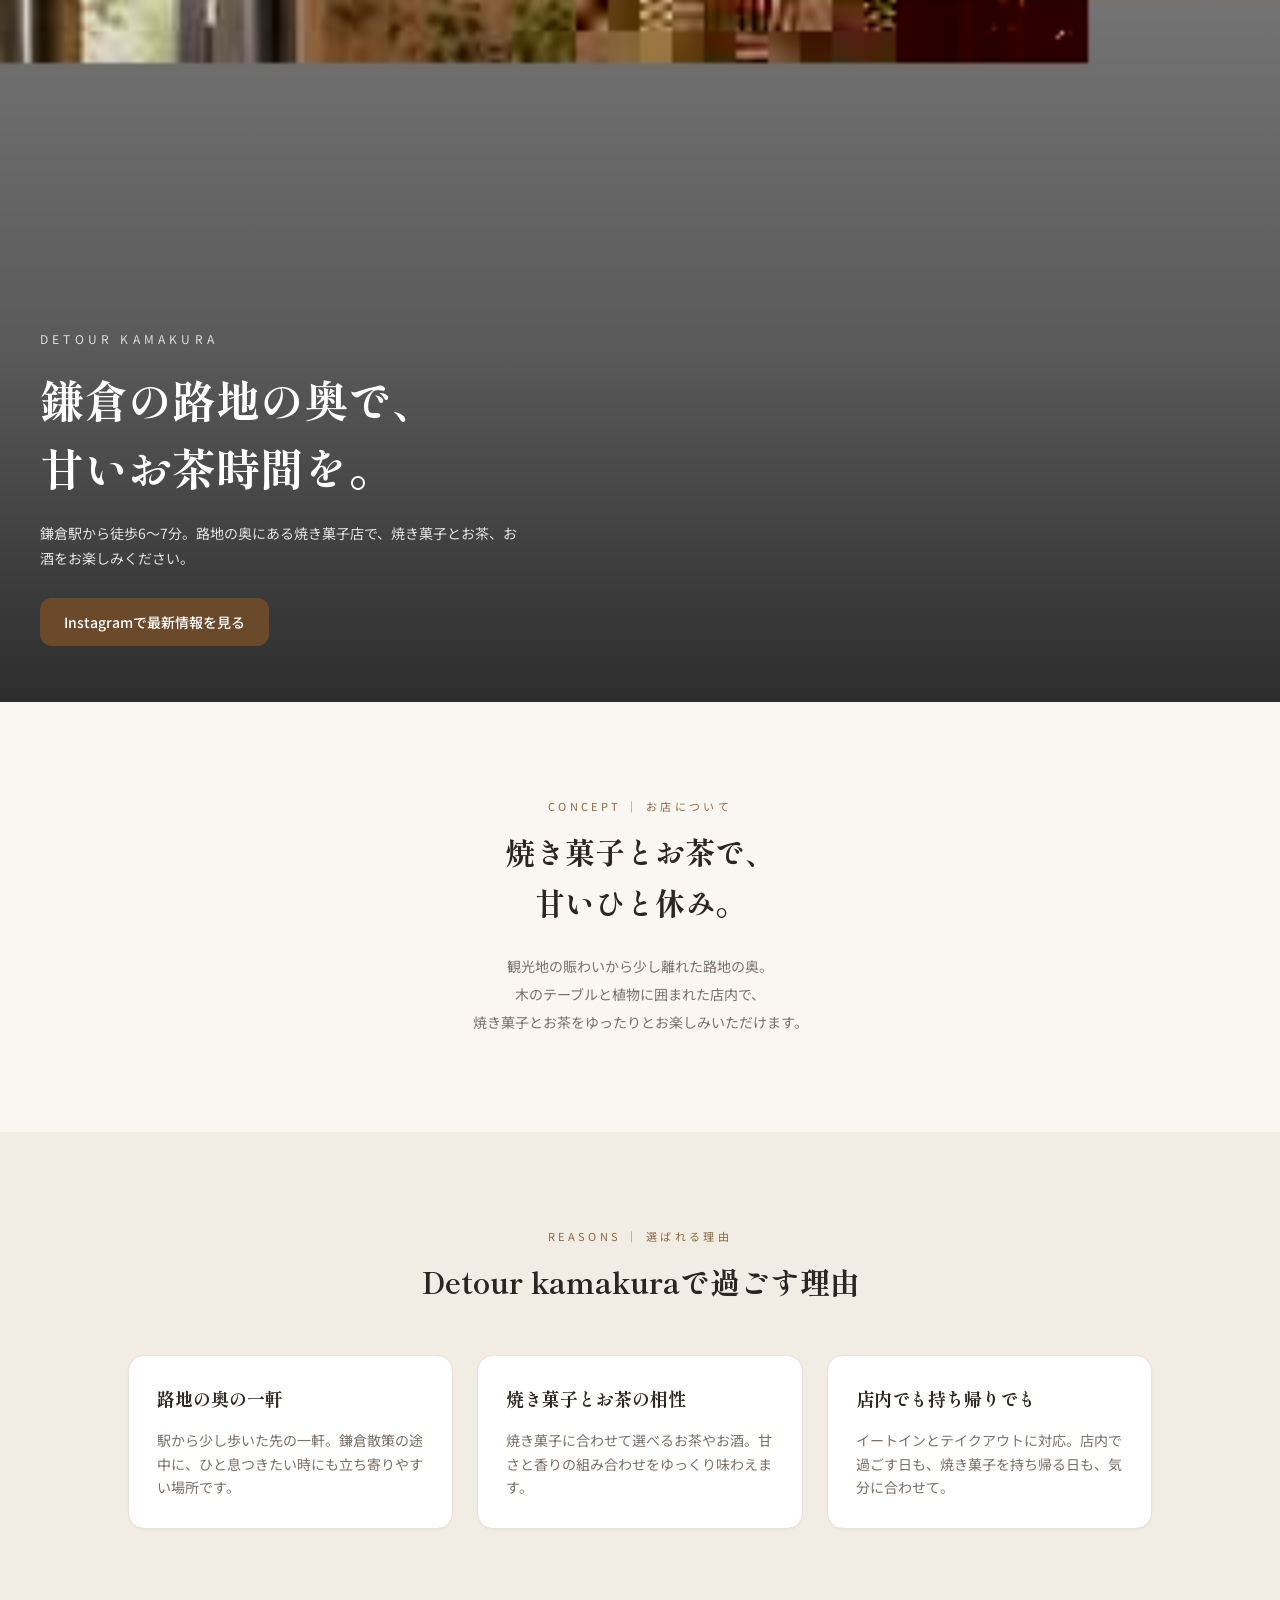
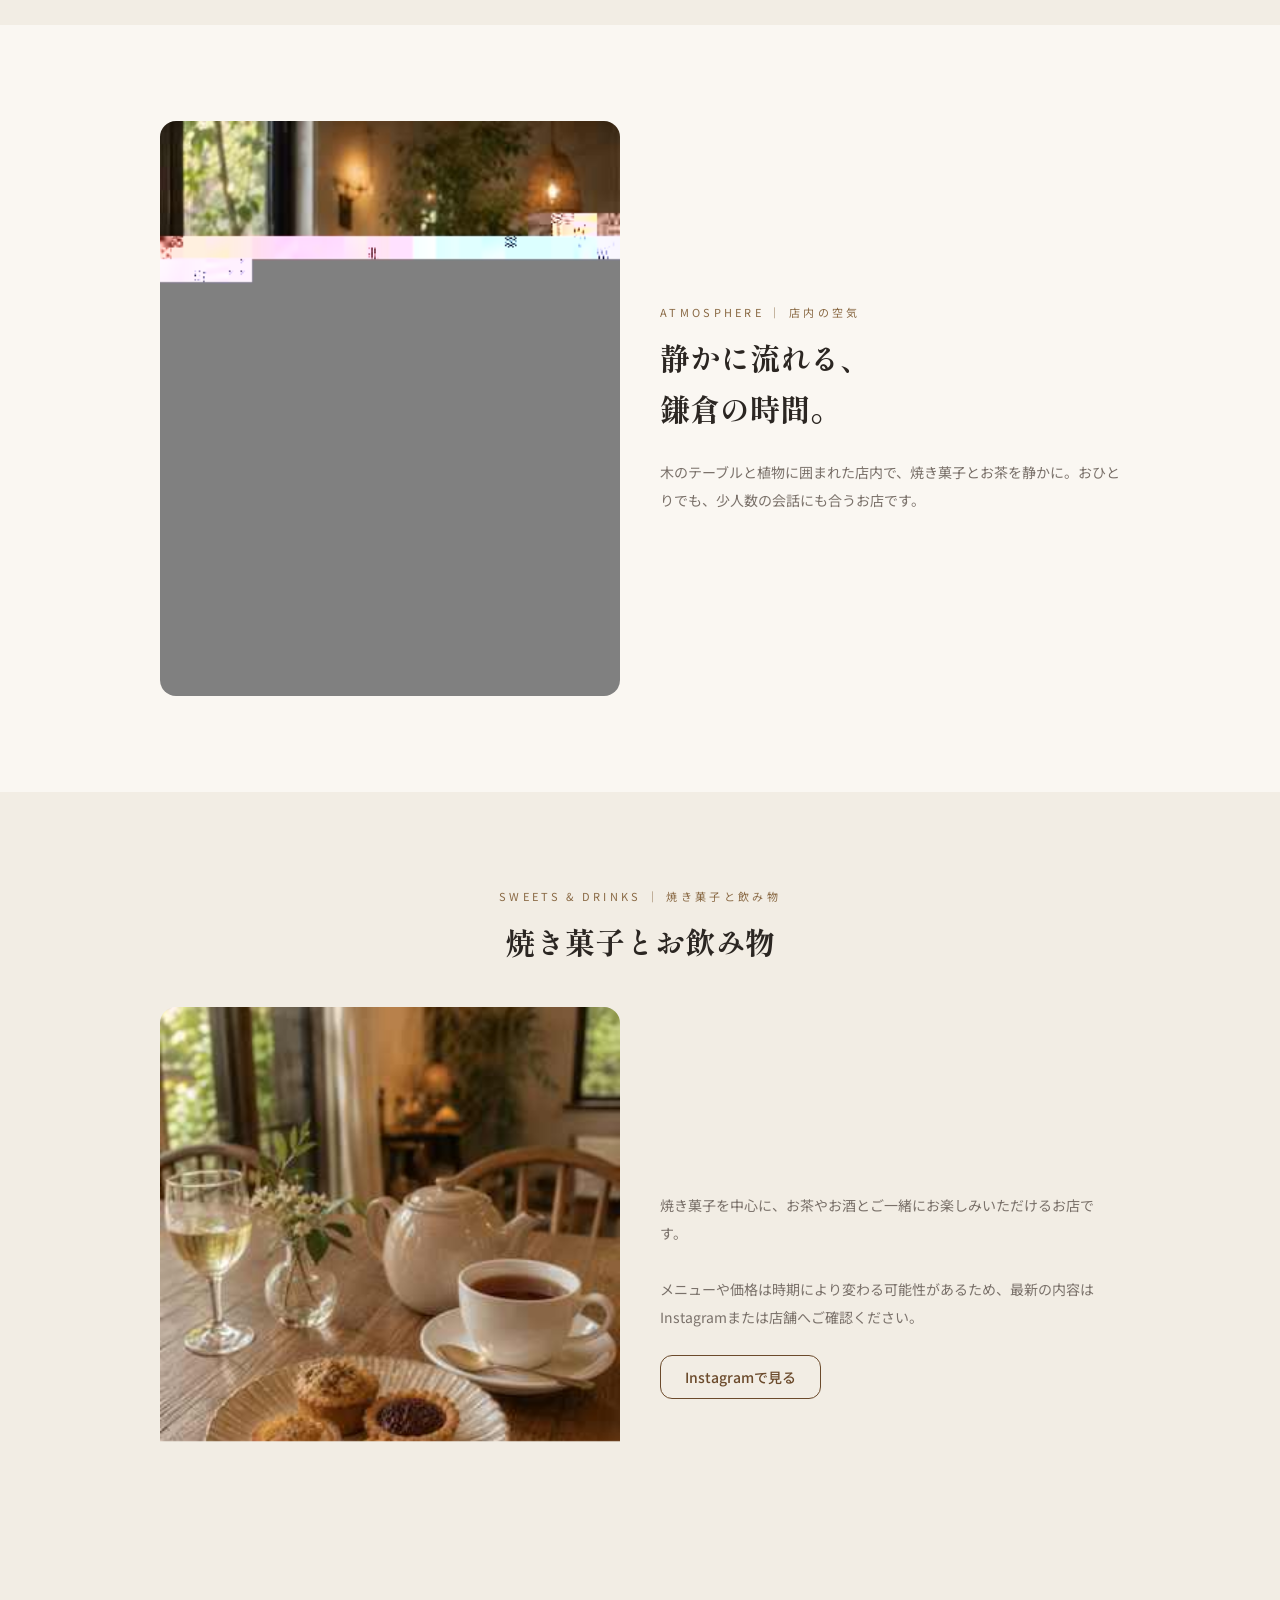
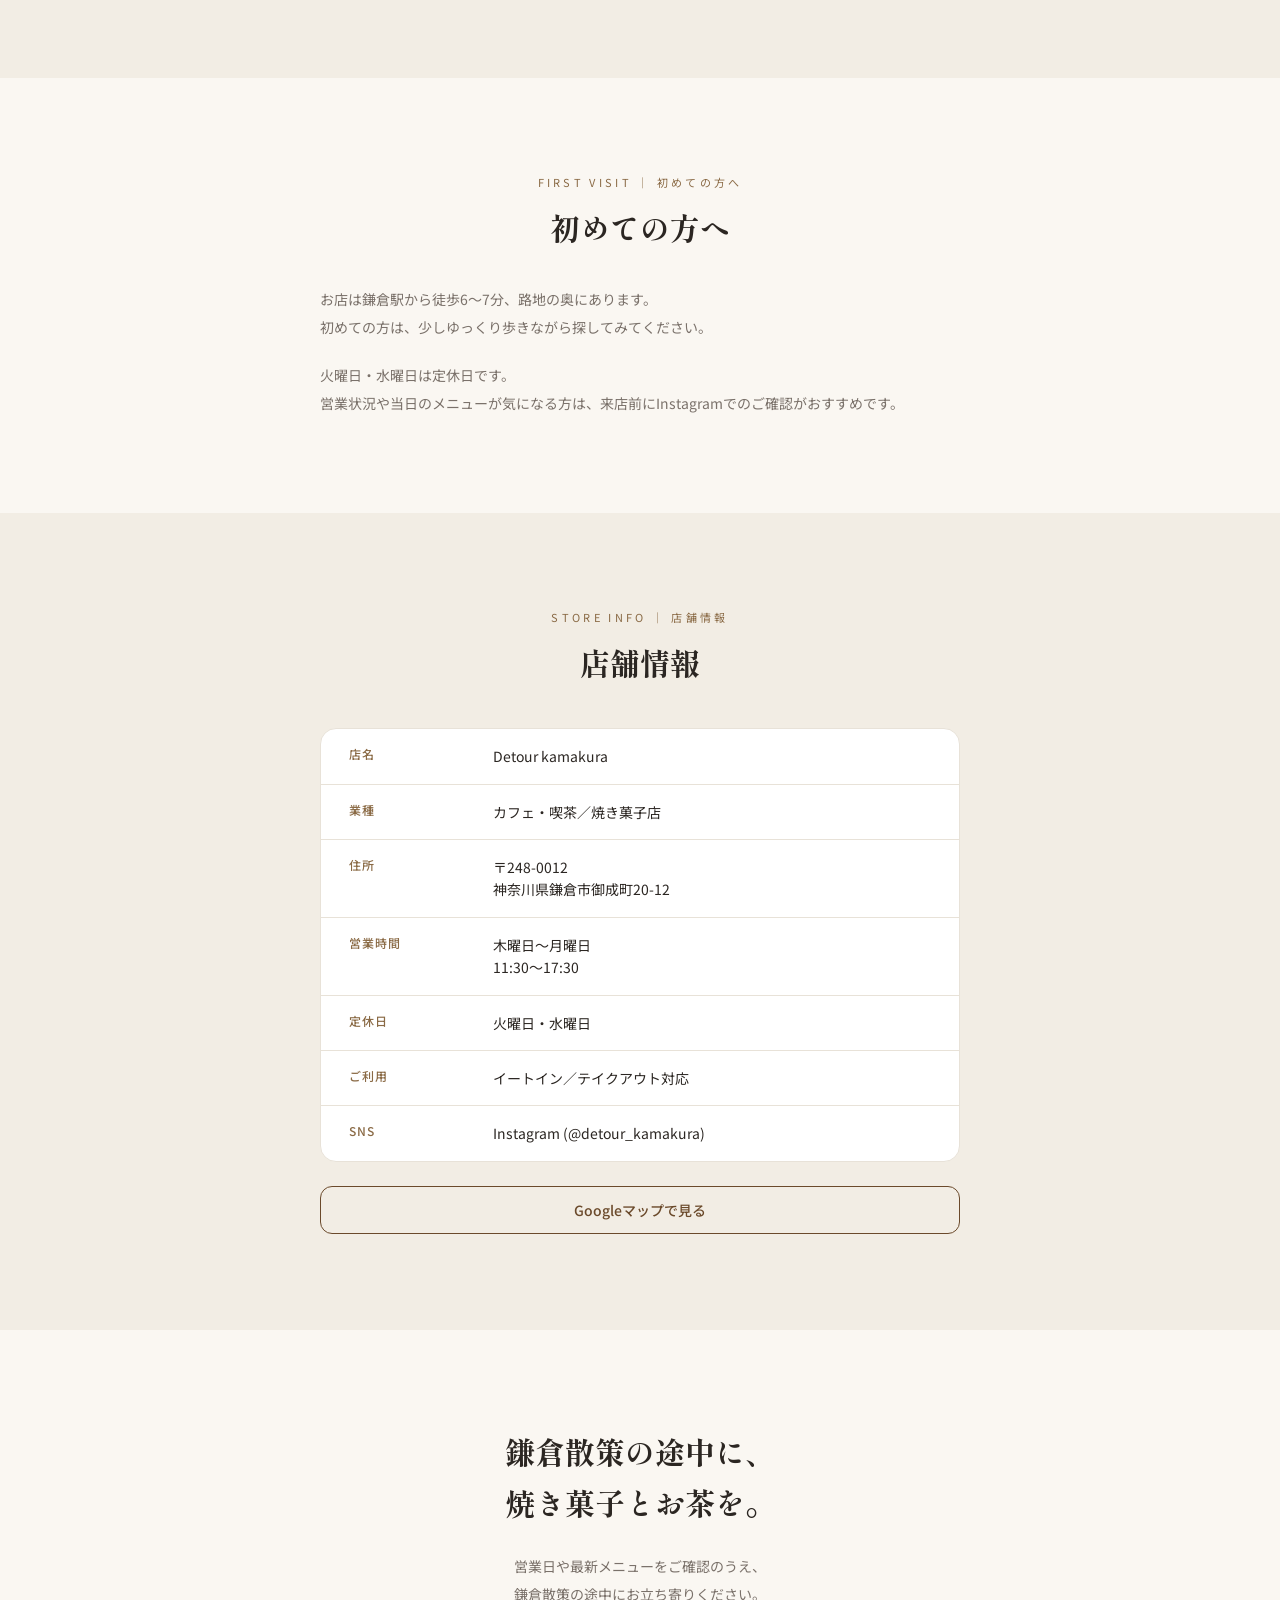
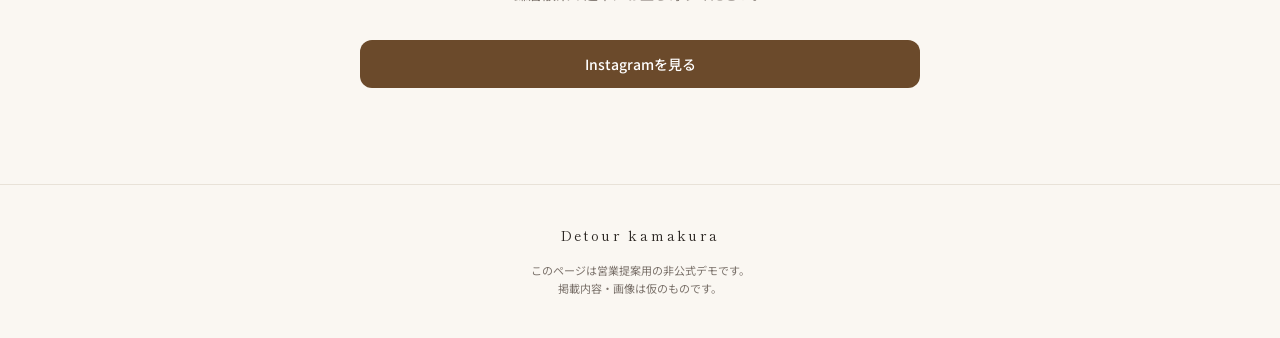
<file: detour-kamakura-sample-hp/index.html>
<!doctype html>
<html lang="ja">
<head>
<meta charset="utf-8" />
<meta name="viewport" content="width=device-width, initial-scale=1" />
<title>Detour kamakura｜サンプルHP</title>
<meta name="description" content="鎌倉駅から徒歩6〜7分、路地の奥にある焼き菓子とお茶のお店 Detour kamakura のサンプルHPです。" />
<meta property="og:title" content="Detour kamakura｜サンプルHP" />
<meta property="og:description" content="鎌倉の路地裏で、焼き菓子とお茶を静かに楽しめる小さなカフェ。" />
<meta property="og:type" content="website" />
<meta property="og:image" content="images/hero.jpg" />
<meta name="twitter:card" content="summary_large_image" />
<link rel="preconnect" href="https://fonts.googleapis.com" />
<link rel="preconnect" href="https://fonts.gstatic.com" crossorigin />
<link rel="stylesheet" href="https://fonts.googleapis.com/css2?family=Shippori+Mincho:wght@400;500;600&family=Noto+Sans+JP:wght@400;500;700&display=swap" />
<style>
  :root{
    --bg:#faf7f2; --fg:#2b2622; --muted:#7a716a; --card:#ffffff; --border:#e8e2d8;
    --primary:#6b4a2b; --primary-fg:#ffffff; --accent:#8a6a45; --muted-bg:#f2ede4;
  }
  *{box-sizing:border-box;margin:0;padding:0}
  html,body{background:var(--bg);color:var(--fg);font-family:"Noto Sans JP",sans-serif;-webkit-font-smoothing:antialiased;overflow-x:hidden}
  img{display:block;max-width:100%}
  a{color:inherit;text-decoration:none}
  .serif{font-family:"Shippori Mincho",serif}
  .container{max-width:1024px;margin:0 auto}
  .btn{display:inline-flex;align-items:center;justify-content:center;height:48px;padding:0 24px;border-radius:12px;font-size:14px;font-weight:500;transition:.2s;cursor:pointer}
  .btn-primary{background:var(--primary);color:var(--primary-fg)}
  .btn-primary:hover{opacity:.9}
  .btn-outline{border:1px solid var(--primary);color:var(--primary);background:transparent}
  .btn-outline:hover{background:var(--primary);color:var(--primary-fg)}
  .label{font-size:11px;letter-spacing:.3em;color:var(--accent);margin-bottom:12px;display:block}

  /* Hero */
  .hero{position:relative;height:78vh;min-height:520px;overflow:hidden}
  .hero img{position:absolute;inset:0;width:100%;height:100%;object-fit:cover}
  .hero .overlay{position:absolute;inset:0;background:linear-gradient(to bottom,rgba(0,0,0,.1),rgba(0,0,0,.3),rgba(0,0,0,.65))}
  .hero .content{position:relative;z-index:1;display:flex;flex-direction:column;justify-content:flex-end;height:100%;padding:0 24px 56px;color:#fff}
  .hero .tag{font-size:12px;letter-spacing:.35em;color:rgba(255,255,255,.8);margin-bottom:16px}
  .hero h1{font-size:28px;line-height:1.55;color:#fff}
  .hero p{margin-top:20px;max-width:480px;font-size:14px;line-height:1.75;color:rgba(255,255,255,.85)}
  .hero .cta{margin-top:28px;display:flex;flex-direction:column;gap:12px}

  section{padding:56px 24px}
  .center{text-align:center}
  h2.section-title{font-size:24px;line-height:1.7}
  .lead{margin-top:24px;font-size:14px;line-height:2;color:var(--muted)}

  .bg-muted{background:var(--muted-bg)}
  .grid{display:grid;gap:24px}
  .card{background:var(--card);border:1px solid var(--border);border-radius:16px;padding:28px;box-shadow:0 1px 2px rgba(0,0,0,.04)}
  .card h3{font-family:"Shippori Mincho",serif;font-size:18px;line-height:1.6;margin-bottom:16px}
  .card p{font-size:14px;line-height:1.7;color:var(--muted)}

  .split{display:grid;gap:40px}
  .split .img{border-radius:16px;overflow:hidden}
  .split .img img{width:100%;height:100%;object-fit:cover}

  dl.info{border:1px solid var(--border);border-radius:16px;background:var(--card);overflow:hidden}
  dl.info > div{display:grid;grid-template-columns:5rem 1fr;gap:16px;padding:16px 20px;border-top:1px solid var(--border)}
  dl.info > div:first-child{border-top:0}
  dl.info dt{font-size:12px;font-weight:500;letter-spacing:.08em;color:var(--accent)}
  dl.info dd{font-size:14px;line-height:1.6;white-space:pre-line}

  footer{border-top:1px solid var(--border);padding:40px 24px;text-align:center}
  footer .name{font-family:"Shippori Mincho",serif;font-size:14px;letter-spacing:.2em}
  footer .note{margin-top:16px;font-size:11px;line-height:1.7;color:var(--muted)}

  @media (min-width:640px){
    section{padding:96px 40px}
    .hero .content{padding:0 40px 56px}
    .hero h1{font-size:44px}
    h2.section-title{font-size:30px}
    .grid-3{grid-template-columns:repeat(3,1fr)}
    .split{grid-template-columns:1fr 1fr;align-items:center}
    dl.info > div{grid-template-columns:8rem 1fr;padding:16px 28px}
    .hero .cta{flex-direction:row}
  }
</style>
</head>
<body>
<main>
  <!-- Hero -->
  <section class="hero" style="padding:0">
    <img src="images/hero.jpg" alt="路地の奥にある静かな焼き菓子店の店内" />
    <div class="overlay"></div>
    <div class="content">
      <p class="tag">DETOUR KAMAKURA</p>
      <h1 class="serif">鎌倉の路地の奥で、<br/>甘いお茶時間を。</h1>
      <p>鎌倉駅から徒歩6〜7分。路地の奥にある焼き菓子店で、焼き菓子とお茶、お酒をお楽しみください。</p>
      <div class="cta">
        <a class="btn btn-primary" href="https://www.instagram.com/detour_kamakura/" target="_blank" rel="noreferrer">Instagramで最新情報を見る</a>
      </div>
    </div>
  </section>

  <!-- Concept -->
  <section>
    <div class="container center" style="max-width:640px">
      <span class="label">CONCEPT ｜ お店について</span>
      <h2 class="section-title serif">焼き菓子とお茶で、<br/>甘いひと休み。</h2>
      <p class="lead">観光地の賑わいから少し離れた路地の奥。<br/>木のテーブルと植物に囲まれた店内で、<br/>焼き菓子とお茶をゆったりとお楽しみいただけます。</p>
    </div>
  </section>

  <!-- Reasons -->
  <section class="bg-muted">
    <div class="container">
      <div class="center" style="margin-bottom:48px">
        <span class="label">REASONS ｜ 選ばれる理由</span>
        <h2 class="section-title serif">Detour kamakuraで過ごす理由</h2>
      </div>
      <div class="grid grid-3">
        <div class="card"><h3>路地の奥の一軒</h3><p>駅から少し歩いた先の一軒。鎌倉散策の途中に、ひと息つきたい時にも立ち寄りやすい場所です。</p></div>
        <div class="card"><h3>焼き菓子とお茶の相性</h3><p>焼き菓子に合わせて選べるお茶やお酒。甘さと香りの組み合わせをゆっくり味わえます。</p></div>
        <div class="card"><h3>店内でも持ち帰りでも</h3><p>イートインとテイクアウトに対応。店内で過ごす日も、焼き菓子を持ち帰る日も、気分に合わせて。</p></div>
      </div>
    </div>
  </section>

  <!-- Atmosphere -->
  <section>
    <div class="container split" style="max-width:960px">
      <div class="img"><img src="images/atmosphere.jpg" alt="窓際の木のテーブルに置かれた花とお茶" /></div>
      <div>
        <span class="label">ATMOSPHERE ｜ 店内の空気</span>
        <h2 class="section-title serif">静かに流れる、<br/>鎌倉の時間。</h2>
        <p class="lead">木のテーブルと植物に囲まれた店内で、焼き菓子とお茶を静かに。おひとりでも、少人数の会話にも合うお店です。</p>
      </div>
    </div>
  </section>

  <!-- Sweets -->
  <section class="bg-muted">
    <div class="container" style="max-width:960px">
      <div class="center" style="margin-bottom:40px">
        <span class="label">SWEETS &amp; DRINKS ｜ 焼き菓子と飲み物</span>
        <h2 class="section-title serif">焼き菓子とお飲み物</h2>
      </div>
      <div class="split">
        <div class="img"><img src="images/sweets.jpg" alt="小さな焼き菓子とお茶が並ぶテーブル" /></div>
        <div>
          <p class="lead" style="margin-top:0">焼き菓子を中心に、お茶やお酒とご一緒にお楽しみいただけるお店です。<br/><br/>メニューや価格は時期により変わる可能性があるため、最新の内容はInstagramまたは店舗へご確認ください。</p>
          <a class="btn btn-outline" style="margin-top:24px;height:44px" href="https://www.instagram.com/detour_kamakura/" target="_blank" rel="noreferrer">Instagramで見る</a>
        </div>
      </div>
    </div>
  </section>

  <!-- First visit -->
  <section>
    <div class="container" style="max-width:640px">
      <div class="center" style="margin-bottom:32px">
        <span class="label">FIRST VISIT ｜ 初めての方へ</span>
        <h2 class="section-title serif">初めての方へ</h2>
      </div>
      <div class="lead">
        <p>お店は鎌倉駅から徒歩6〜7分、路地の奥にあります。<br/>初めての方は、少しゆっくり歩きながら探してみてください。</p>
        <p style="margin-top:20px">火曜日・水曜日は定休日です。<br/>営業状況や当日のメニューが気になる方は、来店前にInstagramでのご確認がおすすめです。</p>
      </div>
    </div>
  </section>

  <!-- Store info -->
  <section class="bg-muted">
    <div class="container" style="max-width:640px">
      <div class="center" style="margin-bottom:40px">
        <span class="label">STORE INFO ｜ 店舗情報</span>
        <h2 class="section-title serif">店舗情報</h2>
      </div>
      <dl class="info">
        <div><dt>店名</dt><dd>Detour kamakura</dd></div>
        <div><dt>業種</dt><dd>カフェ・喫茶／焼き菓子店</dd></div>
        <div><dt>住所</dt><dd>〒248-0012
神奈川県鎌倉市御成町20-12</dd></div>
        <div><dt>営業時間</dt><dd>木曜日〜月曜日
11:30〜17:30</dd></div>
        <div><dt>定休日</dt><dd>火曜日・水曜日</dd></div>
        <div><dt>ご利用</dt><dd>イートイン／テイクアウト対応</dd></div>
        <div><dt>SNS</dt><dd>Instagram (@detour_kamakura)</dd></div>
      </dl>
      <a class="btn btn-outline" style="margin-top:24px;width:100%" href="https://www.google.com/maps/place/Detour+kamakura/@35.3169771,139.5444354,17z/data=!3m1!4b1!4m6!3m5!1s0x60184568447027b7:0xc635d4f382d96521!8m2!3d35.3169771!4d139.5470103" target="_blank" rel="noreferrer">Googleマップで見る</a>
    </div>
  </section>

  <!-- Final CTA -->
  <section>
    <div class="container center" style="max-width:560px">
      <h2 class="section-title serif">鎌倉散策の途中に、<br/>焼き菓子とお茶を。</h2>
      <p class="lead">営業日や最新メニューをご確認のうえ、<br/>鎌倉散策の途中にお立ち寄りください。</p>
      <a class="btn btn-primary" style="margin-top:32px;width:100%" href="https://www.instagram.com/detour_kamakura/" target="_blank" rel="noreferrer">Instagramを見る</a>
    </div>
  </section>

  <footer>
    <p class="name">Detour kamakura</p>
    <p class="note">このページは営業提案用の非公式デモです。<br/>掲載内容・画像は仮のものです。</p>
  </footer>
</main>
</body>
</html>
</file>
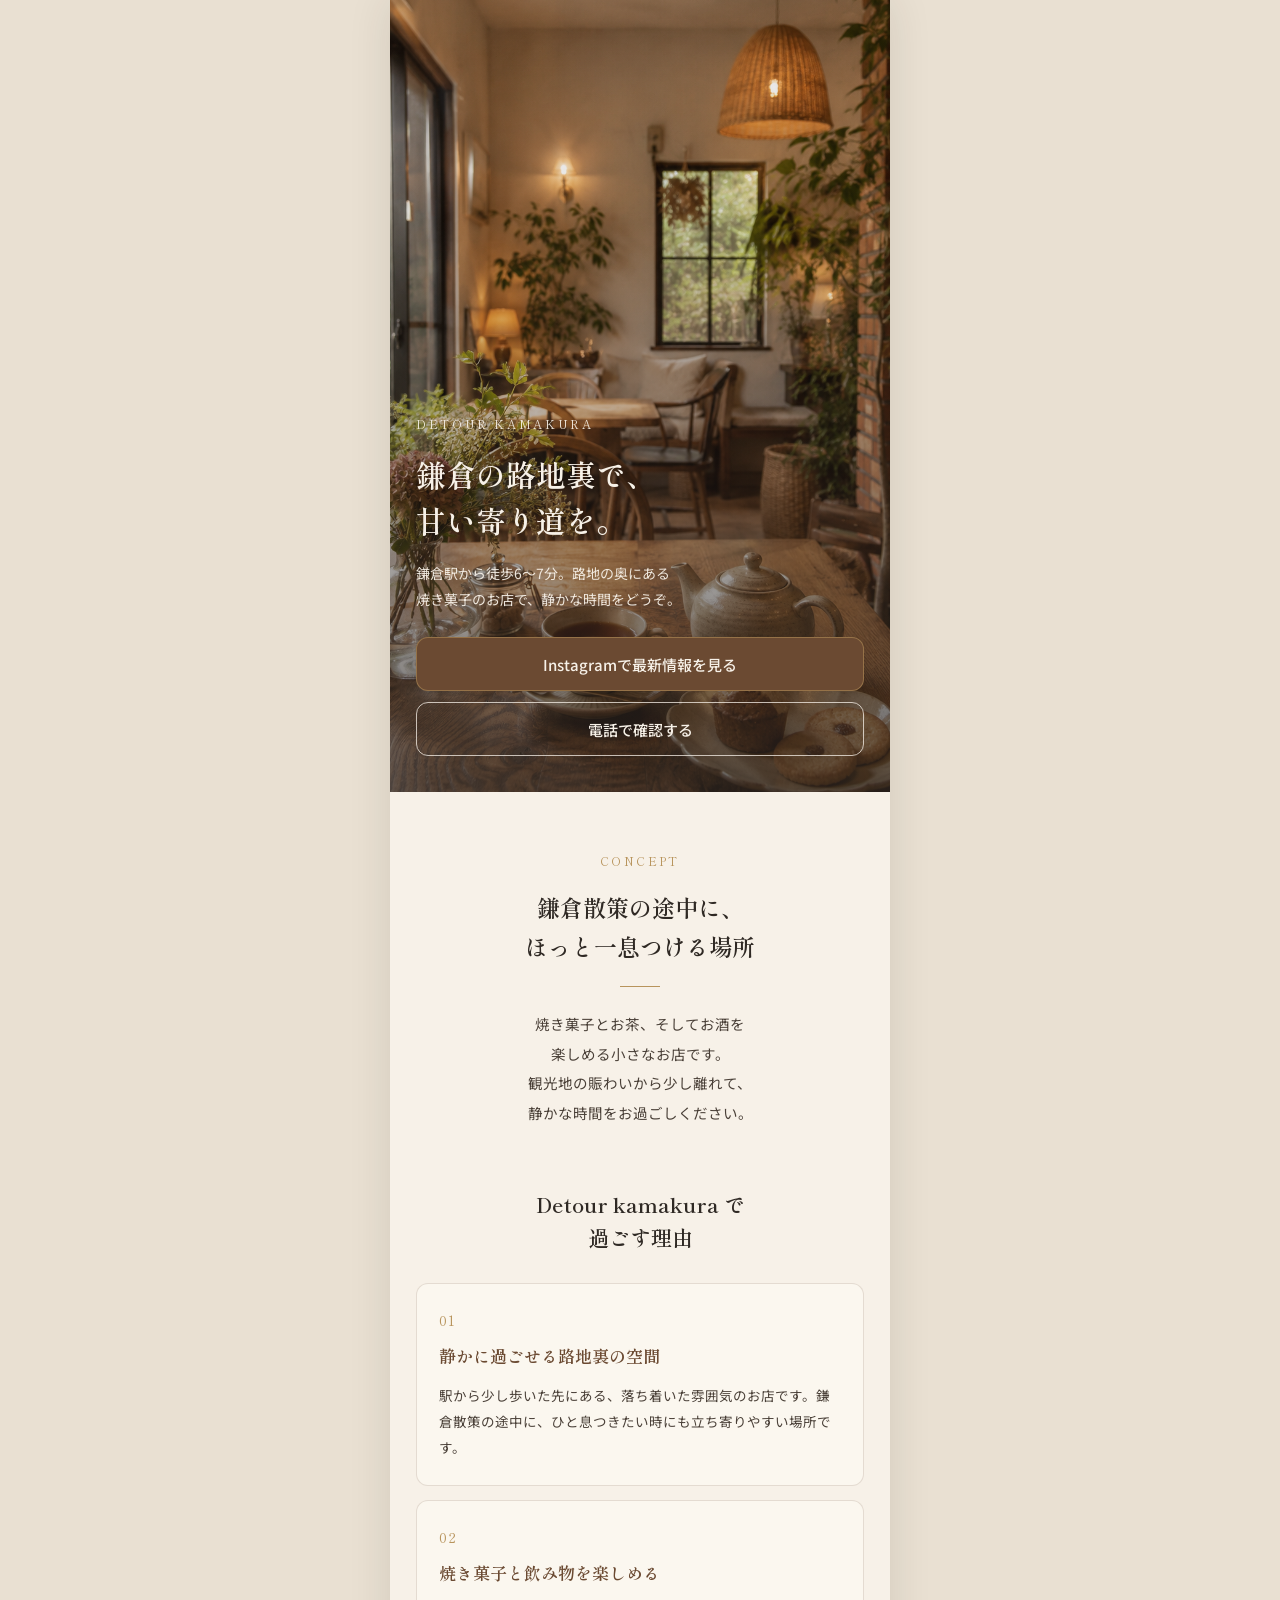
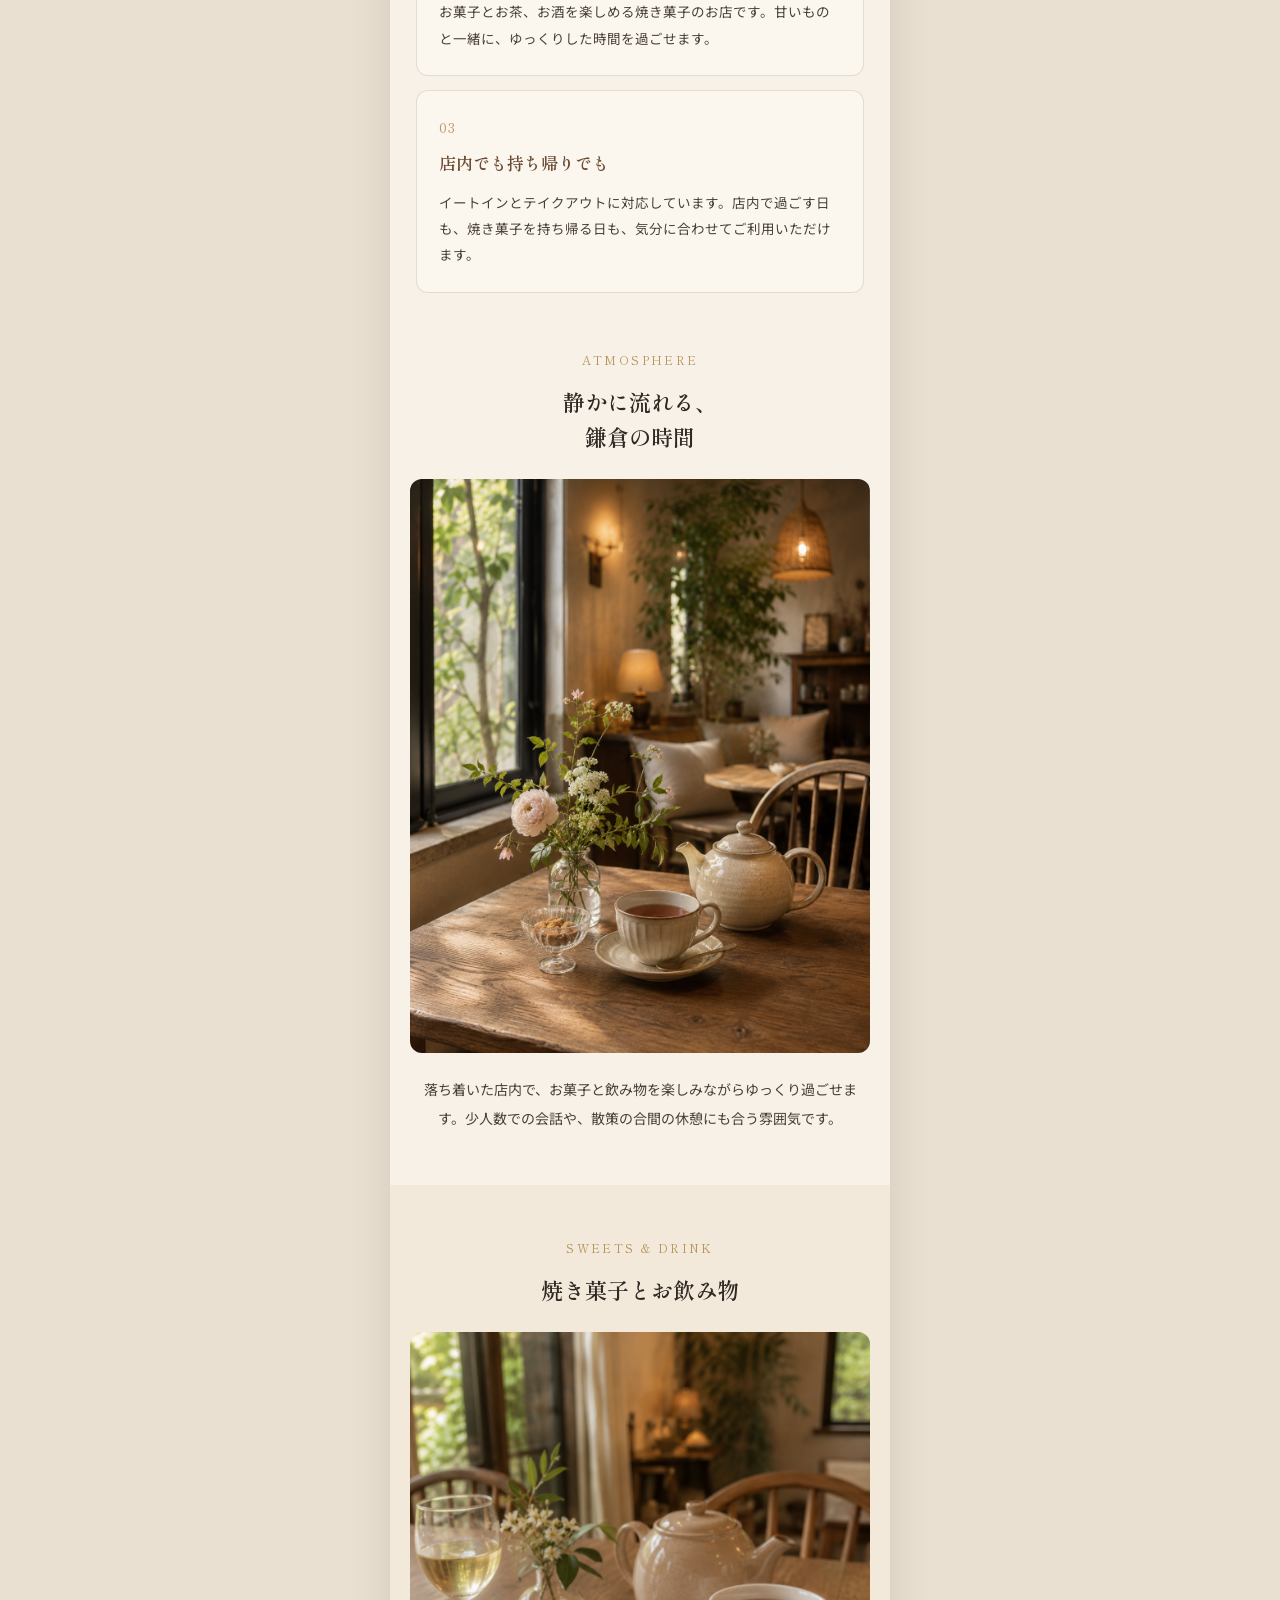
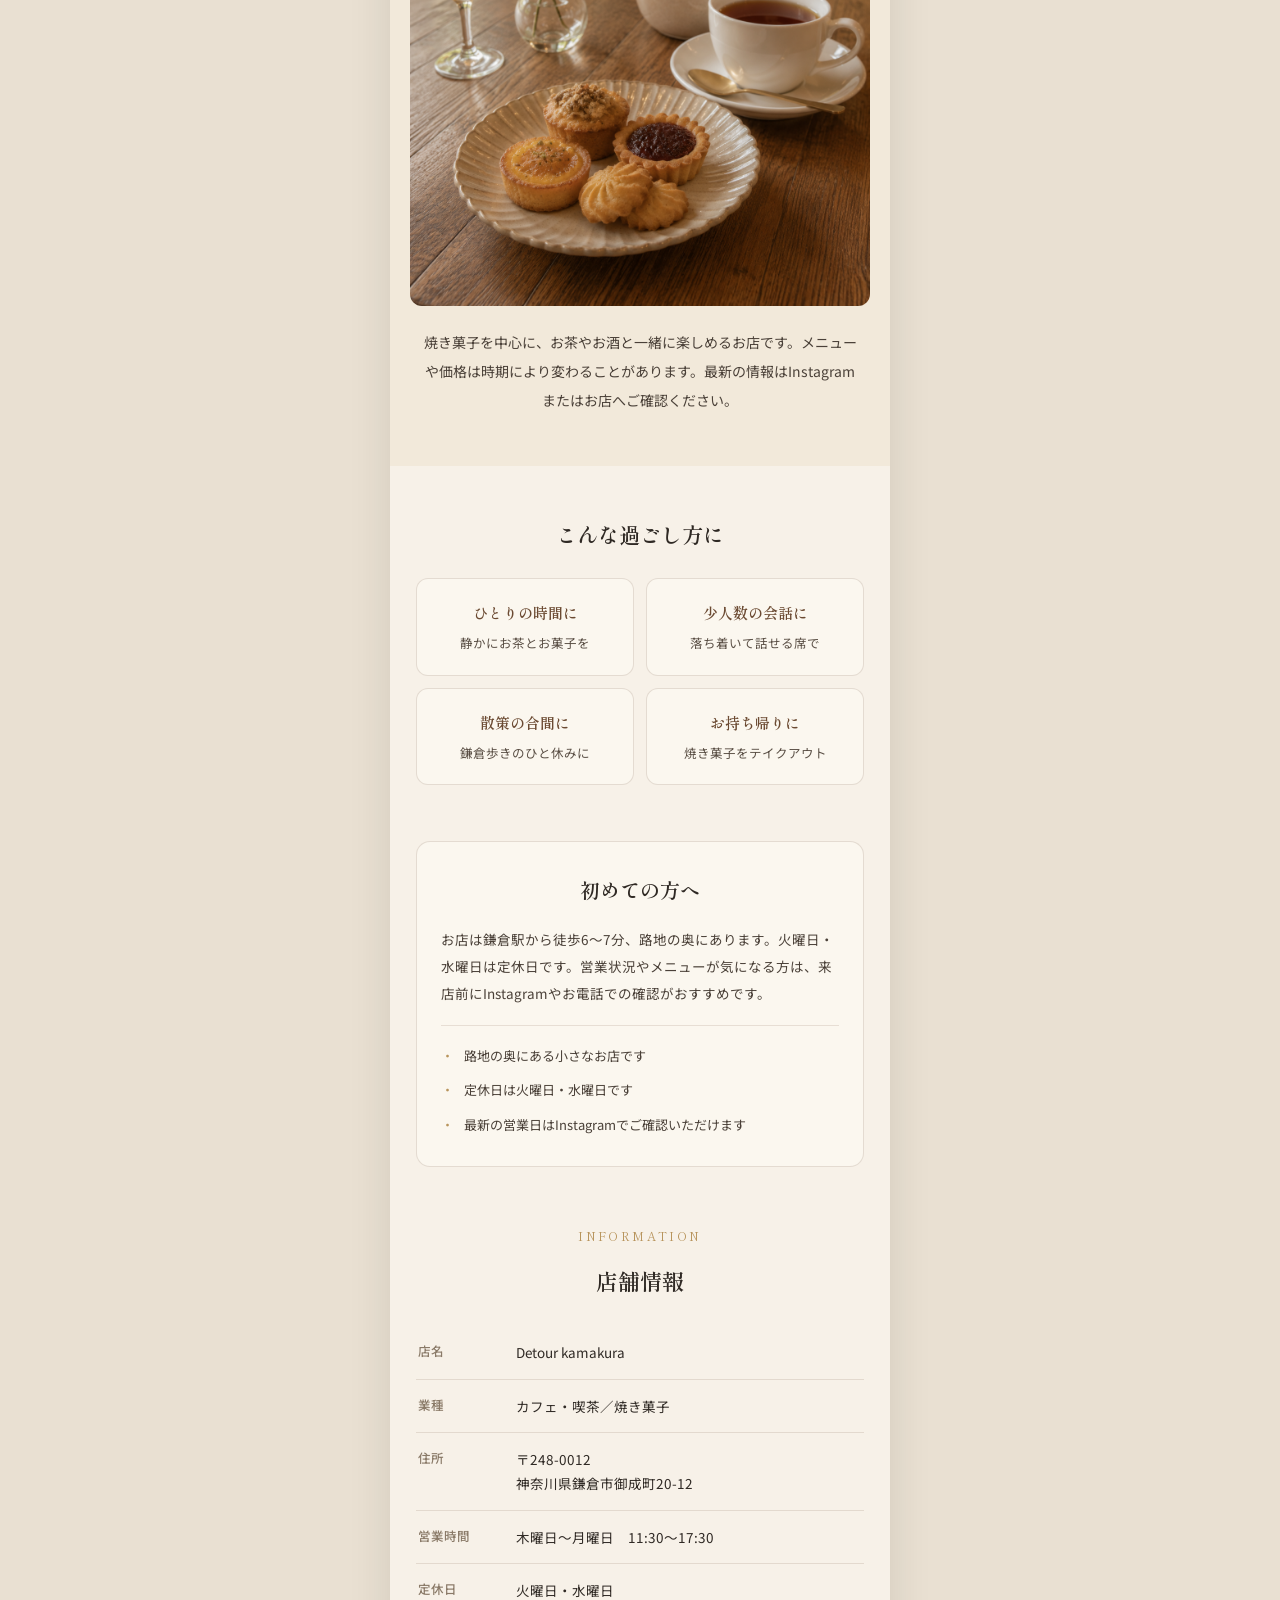
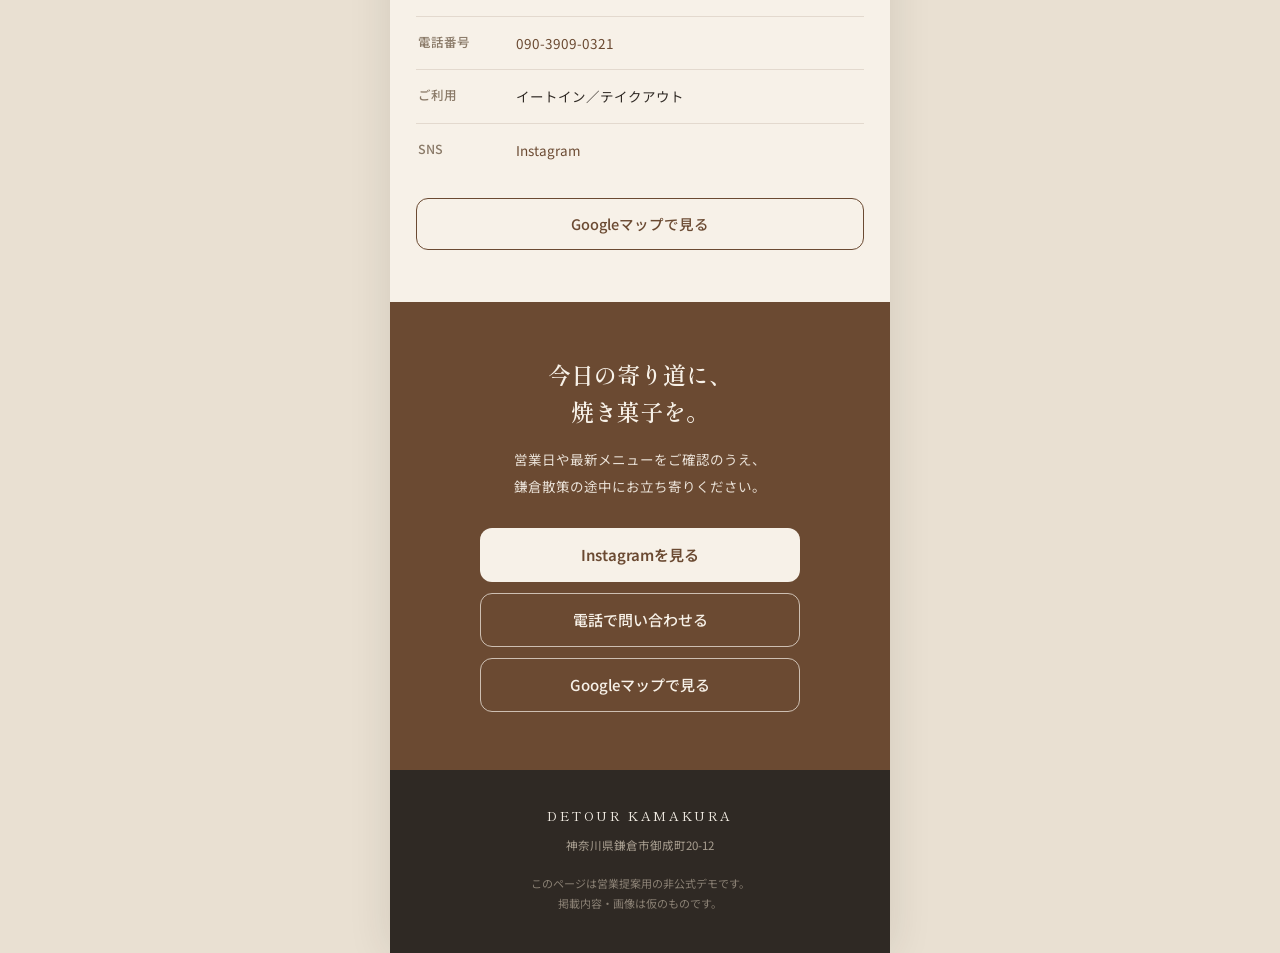
<file: detour-kamakura/index.html>
<!doctype html>
<html lang="ja">
<head>
<meta charset="utf-8" />
<title>Detour kamakura｜サンプルHP</title>
<meta name="viewport" content="width=device-width, initial-scale=1" />
<meta name="description" content="鎌倉駅から徒歩6〜7分。路地の奥にある焼き菓子のお店。お菓子とお茶、お酒を静かに楽しめます。" />
<meta property="og:title" content="Detour kamakura｜サンプルHP" />
<meta property="og:description" content="鎌倉の路地裏で、焼き菓子とお茶を静かに楽しめる小さなカフェ。" />
<meta property="og:type" content="website" />
<meta property="og:url" content="https://elevate2026.github.io/-HP-/detour-kamakura/" />
<meta property="og:image" content="https://elevate2026.github.io/-HP-/detour-kamakura/images/hero.png" />
<meta name="twitter:card" content="summary_large_image" />
<meta name="twitter:title" content="Detour kamakura｜サンプルHP" />
<link rel="canonical" href="https://elevate2026.github.io/-HP-/detour-kamakura/" />
<link rel="preconnect" href="https://fonts.googleapis.com" />
<link rel="preconnect" href="https://fonts.gstatic.com" crossorigin />
<link href="https://fonts.googleapis.com/css2?family=Shippori+Mincho:wght@400;500;600;700&family=Noto+Sans+JP:wght@400;500;700&display=swap" rel="stylesheet" />
<style>
  *{box-sizing:border-box;}
  html,body{margin:0;padding:0;overflow-x:hidden;}
  body{font-family:'Noto Sans JP',sans-serif;color:#2F2924;background:#e9e0d2;-webkit-font-smoothing:antialiased;line-height:1.8;}
  img{max-width:100%;display:block;}
  a{color:#6B4A32;text-decoration:none;}
  a:hover{color:#B8945C;}
  @keyframes heroZoom{from{transform:scale(1);}to{transform:scale(1.09);}}
</style>
</head>
<body>
<div id="detour-root" style="max-width:500px;margin:0 auto;background:#F7F1E8;overflow:hidden;box-shadow:0 0 40px rgba(47,41,36,0.12);">
  <section style="position:relative;height:88vh;min-height:580px;max-height:820px;overflow:hidden;background:#2F2924;">
    <img src="images/hero.png" alt="植物とレンガ壁に囲まれた、木製テーブルのある落ち着いたカフェの店内" style="position:absolute;inset:0;width:100%;height:100%;object-fit:cover;animation:heroZoom 14s ease-out forwards;" />
    <div style="position:absolute;inset:0;background:linear-gradient(to bottom, rgba(47,41,36,0.10) 30%, rgba(47,41,36,0.68) 100%);"></div>
    <div style="position:absolute;left:0;right:0;bottom:0;padding:30px 26px 36px;color:#F7F1E8;">
      <div style="font-family:'Shippori Mincho',serif;letter-spacing:0.22em;font-size:12px;opacity:0.92;margin-bottom:16px;">DETOUR KAMAKURA</div>
      <h1 style="font-family:'Shippori Mincho',serif;font-weight:600;font-size:30px;line-height:1.55;margin:0 0 16px;text-shadow:0 1px 14px rgba(0,0,0,0.35);">鎌倉の路地裏で、<br />甘い寄り道を。</h1>
      <p style="font-size:14px;line-height:1.9;margin:0 0 24px;opacity:0.94;">鎌倉駅から徒歩6〜7分。路地の奥にある<br />焼き菓子のお店で、静かな時間をどうぞ。</p>
      <div style="display:flex;flex-direction:column;gap:11px;">
        <a href="https://www.instagram.com/" target="_blank" rel="noopener" style="display:flex;align-items:center;justify-content:center;gap:8px;min-height:54px;background:#6B4A32;color:#F7F1E8;border:1px solid rgba(184,148,92,0.55);border-radius:12px;font-size:15px;font-weight:500;">Instagramで最新情報を見る</a>
        <a href="tel:09039090321" style="display:flex;align-items:center;justify-content:center;gap:8px;min-height:54px;background:transparent;color:#F7F1E8;border:1px solid rgba(247,241,232,0.75);border-radius:12px;font-size:15px;font-weight:500;">電話で確認する</a>
      </div>
    </div>
  </section>
  <section data-reveal style="padding:58px 28px 46px;text-align:center;">
    <div style="font-family:'Shippori Mincho',serif;letter-spacing:0.2em;font-size:12px;color:#B8945C;margin-bottom:16px;">CONCEPT</div>
    <h2 style="font-family:'Shippori Mincho',serif;font-weight:600;font-size:23px;line-height:1.7;margin:0 0 20px;color:#2F2924;">鎌倉散策の途中に、<br />ほっと一息つける場所</h2>
    <div style="width:40px;height:1px;background:#B8945C;margin:0 auto 22px;"></div>
    <p style="font-size:14.5px;line-height:2.05;margin:0;color:#4a4038;">焼き菓子とお茶、そしてお酒を<br />楽しめる小さなお店です。<br />観光地の賑わいから少し離れて、<br />静かな時間をお過ごしください。</p>
  </section>
  <section data-reveal style="padding:14px 26px 50px;">
    <h2 style="font-family:'Shippori Mincho',serif;font-weight:600;font-size:21px;line-height:1.6;margin:0 0 28px;text-align:center;color:#2F2924;">Detour kamakura で<br />過ごす理由</h2>
    <div style="display:flex;flex-direction:column;gap:14px;">
      <div style="background:#FBF7EF;border:1px solid rgba(107,74,50,0.16);border-radius:12px;padding:24px 22px;"><div style="font-family:'Shippori Mincho',serif;font-size:14px;color:#B8945C;letter-spacing:0.1em;margin-bottom:8px;">01</div><h3 style="font-family:'Shippori Mincho',serif;font-weight:600;font-size:17px;margin:0 0 10px;color:#6B4A32;">静かに過ごせる路地裏の空間</h3><p style="font-size:13.5px;line-height:1.95;margin:0;color:#4a4038;">駅から少し歩いた先にある、落ち着いた雰囲気のお店です。鎌倉散策の途中に、ひと息つきたい時にも立ち寄りやすい場所です。</p></div>
      <div style="background:#FBF7EF;border:1px solid rgba(107,74,50,0.16);border-radius:12px;padding:24px 22px;"><div style="font-family:'Shippori Mincho',serif;font-size:14px;color:#B8945C;letter-spacing:0.1em;margin-bottom:8px;">02</div><h3 style="font-family:'Shippori Mincho',serif;font-weight:600;font-size:17px;margin:0 0 10px;color:#6B4A32;">焼き菓子と飲み物を楽しめる</h3><p style="font-size:13.5px;line-height:1.95;margin:0;color:#4a4038;">お菓子とお茶、お酒を楽しめる焼き菓子のお店です。甘いものと一緒に、ゆっくりした時間を過ごせます。</p></div>
      <div style="background:#FBF7EF;border:1px solid rgba(107,74,50,0.16);border-radius:12px;padding:24px 22px;"><div style="font-family:'Shippori Mincho',serif;font-size:14px;color:#B8945C;letter-spacing:0.1em;margin-bottom:8px;">03</div><h3 style="font-family:'Shippori Mincho',serif;font-weight:600;font-size:17px;margin:0 0 10px;color:#6B4A32;">店内でも持ち帰りでも</h3><p style="font-size:13.5px;line-height:1.95;margin:0;color:#4a4038;">イートインとテイクアウトに対応しています。店内で過ごす日も、焼き菓子を持ち帰る日も、気分に合わせてご利用いただけます。</p></div>
    </div>
  </section>
  <section data-reveal style="padding:6px 0 52px;">
    <div style="padding:0 26px 24px;text-align:center;"><div style="font-family:'Shippori Mincho',serif;letter-spacing:0.2em;font-size:12px;color:#B8945C;margin-bottom:14px;">ATMOSPHERE</div><h2 style="font-family:'Shippori Mincho',serif;font-weight:600;font-size:22px;line-height:1.6;margin:0;color:#2F2924;">静かに流れる、<br />鎌倉の時間</h2></div>
    <div style="padding:0 20px;"><img src="images/atmosphere.png" alt="窓辺の木製テーブルに置かれた花瓶と紅茶のカップ、ティーポット" style="width:100%;border-radius:12px;" /></div>
    <p style="font-size:14px;line-height:2.05;margin:22px 0 0;padding:0 30px;text-align:center;color:#4a4038;">落ち着いた店内で、お菓子と飲み物を楽しみながらゆっくり過ごせます。少人数での会話や、散策の合間の休憩にも合う雰囲気です。</p>
  </section>
  <section data-reveal style="padding:6px 0 52px;background:#F2E9DA;">
    <div style="padding:46px 26px 24px;text-align:center;"><div style="font-family:'Shippori Mincho',serif;letter-spacing:0.2em;font-size:12px;color:#B8945C;margin-bottom:14px;">SWEETS &amp; DRINK</div><h2 style="font-family:'Shippori Mincho',serif;font-weight:600;font-size:22px;line-height:1.6;margin:0;color:#2F2924;">焼き菓子とお飲み物</h2></div>
    <div style="padding:0 20px;"><img src="images/sweets.png" alt="お皿に並んだ小さな焼き菓子と、紅茶のカップ、ティーポット、グラス" style="width:100%;border-radius:12px;" /></div>
    <p style="font-size:14px;line-height:2.05;margin:22px 0 0;padding:0 30px;text-align:center;color:#4a4038;">焼き菓子を中心に、お茶やお酒と一緒に楽しめるお店です。メニューや価格は時期により変わることがあります。最新の情報はInstagramまたはお店へご確認ください。</p>
  </section>
  <section data-reveal style="padding:52px 26px 50px;">
    <h2 style="font-family:'Shippori Mincho',serif;font-weight:600;font-size:21px;line-height:1.6;margin:0 0 26px;text-align:center;color:#2F2924;">こんな過ごし方に</h2>
    <div style="display:grid;grid-template-columns:1fr 1fr;gap:12px;">
      <div style="background:#FBF7EF;border:1px solid rgba(107,74,50,0.16);border-radius:12px;padding:20px 16px;text-align:center;"><div style="font-family:'Shippori Mincho',serif;font-weight:600;font-size:15px;color:#6B4A32;margin-bottom:6px;">ひとりの時間に</div><p style="font-size:12.5px;line-height:1.8;margin:0;color:#5a4f45;">静かにお茶とお菓子を</p></div>
      <div style="background:#FBF7EF;border:1px solid rgba(107,74,50,0.16);border-radius:12px;padding:20px 16px;text-align:center;"><div style="font-family:'Shippori Mincho',serif;font-weight:600;font-size:15px;color:#6B4A32;margin-bottom:6px;">少人数の会話に</div><p style="font-size:12.5px;line-height:1.8;margin:0;color:#5a4f45;">落ち着いて話せる席で</p></div>
      <div style="background:#FBF7EF;border:1px solid rgba(107,74,50,0.16);border-radius:12px;padding:20px 16px;text-align:center;"><div style="font-family:'Shippori Mincho',serif;font-weight:600;font-size:15px;color:#6B4A32;margin-bottom:6px;">散策の合間に</div><p style="font-size:12.5px;line-height:1.8;margin:0;color:#5a4f45;">鎌倉歩きのひと休みに</p></div>
      <div style="background:#FBF7EF;border:1px solid rgba(107,74,50,0.16);border-radius:12px;padding:20px 16px;text-align:center;"><div style="font-family:'Shippori Mincho',serif;font-weight:600;font-size:15px;color:#6B4A32;margin-bottom:6px;">お持ち帰りに</div><p style="font-size:12.5px;line-height:1.8;margin:0;color:#5a4f45;">焼き菓子をテイクアウト</p></div>
    </div>
  </section>
  <section data-reveal style="padding:6px 26px 52px;">
    <div style="background:#FBF7EF;border:1px solid rgba(107,74,50,0.16);border-radius:14px;padding:30px 24px;">
      <h2 style="font-family:'Shippori Mincho',serif;font-weight:600;font-size:20px;margin:0 0 18px;text-align:center;color:#2F2924;">初めての方へ</h2>
      <p style="font-size:13.5px;line-height:2.0;margin:0 0 18px;color:#4a4038;">お店は鎌倉駅から徒歩6〜7分、路地の奥にあります。火曜日・水曜日は定休日です。営業状況やメニューが気になる方は、来店前にInstagramやお電話での確認がおすすめです。</p>
      <div style="display:flex;flex-direction:column;gap:11px;border-top:1px solid rgba(107,74,50,0.14);padding-top:18px;"><div style="display:flex;gap:10px;font-size:13px;color:#4a4038;"><span style="color:#B8945C;">・</span>路地の奥にある小さなお店です</div><div style="display:flex;gap:10px;font-size:13px;color:#4a4038;"><span style="color:#B8945C;">・</span>定休日は火曜日・水曜日です</div><div style="display:flex;gap:10px;font-size:13px;color:#4a4038;"><span style="color:#B8945C;">・</span>最新の営業日はInstagramでご確認いただけます</div></div>
    </div>
  </section>
  <section data-reveal style="padding:6px 26px 52px;">
    <div style="text-align:center;margin-bottom:26px;"><div style="font-family:'Shippori Mincho',serif;letter-spacing:0.2em;font-size:12px;color:#B8945C;margin-bottom:14px;">INFORMATION</div><h2 style="font-family:'Shippori Mincho',serif;font-weight:600;font-size:22px;margin:0;color:#2F2924;">店舗情報</h2></div>
    <dl style="margin:0;">
      <div style="display:flex;gap:14px;padding:14px 2px;border-bottom:1px solid rgba(107,74,50,0.14);"><dt style="flex:0 0 84px;font-size:12.5px;color:#8a7a68;font-weight:500;">店名</dt><dd style="margin:0;font-size:13.5px;color:#2F2924;">Detour kamakura</dd></div>
      <div style="display:flex;gap:14px;padding:14px 2px;border-bottom:1px solid rgba(107,74,50,0.14);"><dt style="flex:0 0 84px;font-size:12.5px;color:#8a7a68;font-weight:500;">業種</dt><dd style="margin:0;font-size:13.5px;color:#2F2924;">カフェ・喫茶／焼き菓子</dd></div>
      <div style="display:flex;gap:14px;padding:14px 2px;border-bottom:1px solid rgba(107,74,50,0.14);"><dt style="flex:0 0 84px;font-size:12.5px;color:#8a7a68;font-weight:500;">住所</dt><dd style="margin:0;font-size:13.5px;color:#2F2924;line-height:1.8;">〒248-0012<br />神奈川県鎌倉市御成町20-12</dd></div>
      <div style="display:flex;gap:14px;padding:14px 2px;border-bottom:1px solid rgba(107,74,50,0.14);"><dt style="flex:0 0 84px;font-size:12.5px;color:#8a7a68;font-weight:500;">営業時間</dt><dd style="margin:0;font-size:13.5px;color:#2F2924;">木曜日〜月曜日　11:30〜17:30</dd></div>
      <div style="display:flex;gap:14px;padding:14px 2px;border-bottom:1px solid rgba(107,74,50,0.14);"><dt style="flex:0 0 84px;font-size:12.5px;color:#8a7a68;font-weight:500;">定休日</dt><dd style="margin:0;font-size:13.5px;color:#2F2924;">火曜日・水曜日</dd></div>
      <div style="display:flex;gap:14px;padding:14px 2px;border-bottom:1px solid rgba(107,74,50,0.14);"><dt style="flex:0 0 84px;font-size:12.5px;color:#8a7a68;font-weight:500;">電話番号</dt><dd style="margin:0;font-size:13.5px;"><a href="tel:09039090321" style="color:#6B4A32;">090-3909-0321</a></dd></div>
      <div style="display:flex;gap:14px;padding:14px 2px;border-bottom:1px solid rgba(107,74,50,0.14);"><dt style="flex:0 0 84px;font-size:12.5px;color:#8a7a68;font-weight:500;">ご利用</dt><dd style="margin:0;font-size:13.5px;color:#2F2924;">イートイン／テイクアウト</dd></div>
      <div style="display:flex;gap:14px;padding:14px 2px;"><dt style="flex:0 0 84px;font-size:12.5px;color:#8a7a68;font-weight:500;">SNS</dt><dd style="margin:0;font-size:13.5px;"><a href="https://www.instagram.com/" target="_blank" rel="noopener" style="color:#6B4A32;">Instagram</a></dd></div>
    </dl>
    <a href="https://www.google.com/maps/search/?api=1&query=Detour%20kamakura%20鎌倉市御成町20-12" target="_blank" rel="noopener" style="display:flex;align-items:center;justify-content:center;min-height:52px;margin-top:22px;background:transparent;color:#6B4A32;border:1px solid #6B4A32;border-radius:12px;font-size:14.5px;font-weight:500;">Googleマップで見る</a>
  </section>
  <section data-reveal style="background:#6B4A32;color:#F7F1E8;padding:54px 28px 58px;text-align:center;">
    <h2 style="font-family:'Shippori Mincho',serif;font-weight:600;font-size:23px;line-height:1.6;margin:0 0 16px;">今日の寄り道に、<br />焼き菓子を。</h2>
    <p style="font-size:13.5px;line-height:2.0;margin:0 0 28px;opacity:0.9;">営業日や最新メニューをご確認のうえ、<br />鎌倉散策の途中にお立ち寄りください。</p>
    <div style="display:flex;flex-direction:column;gap:11px;max-width:320px;margin:0 auto;"><a href="https://www.instagram.com/" target="_blank" rel="noopener" style="display:flex;align-items:center;justify-content:center;min-height:54px;background:#F7F1E8;color:#6B4A32;border-radius:12px;font-size:15px;font-weight:600;">Instagramを見る</a><a href="tel:09039090321" style="display:flex;align-items:center;justify-content:center;min-height:54px;background:transparent;color:#F7F1E8;border:1px solid rgba(247,241,232,0.7);border-radius:12px;font-size:15px;font-weight:500;">電話で問い合わせる</a><a href="https://www.google.com/maps/search/?api=1&query=Detour%20kamakura%20鎌倉市御成町20-12" target="_blank" rel="noopener" style="display:flex;align-items:center;justify-content:center;min-height:54px;background:transparent;color:#F7F1E8;border:1px solid rgba(247,241,232,0.7);border-radius:12px;font-size:15px;font-weight:500;">Googleマップで見る</a></div>
  </section>
  <footer style="background:#2F2924;color:#c8bfb2;padding:34px 28px 40px;text-align:center;"><div style="font-family:'Shippori Mincho',serif;letter-spacing:0.2em;font-size:13px;color:#F7F1E8;margin-bottom:8px;">DETOUR KAMAKURA</div><p style="font-size:11.5px;line-height:1.8;margin:0 0 18px;color:#a89e90;">神奈川県鎌倉市御成町20-12</p><p style="font-size:11px;line-height:1.8;margin:0;color:#8a8074;">このページは営業提案用の非公式デモです。<br />掲載内容・画像は仮のものです。</p></footer>
</div>
<script>
(function () {
  var root = document.getElementById("detour-root");
  if (!root || !("IntersectionObserver" in window)) return;
  var els = root.querySelectorAll("[data-reveal]");
  els.forEach(function (el) { el.style.opacity = "0"; el.style.transform = "translateY(18px)"; el.style.transition = "opacity 0.8s ease, transform 0.8s ease"; });
  var io = new IntersectionObserver(function (entries) { entries.forEach(function (entry) { if (entry.isIntersecting) { entry.target.style.opacity = "1"; entry.target.style.transform = "none"; io.unobserve(entry.target); } }); }, { threshold: 0.12 });
  els.forEach(function (el) { io.observe(el); });
})();
</script>
</body>
</html>
</file>
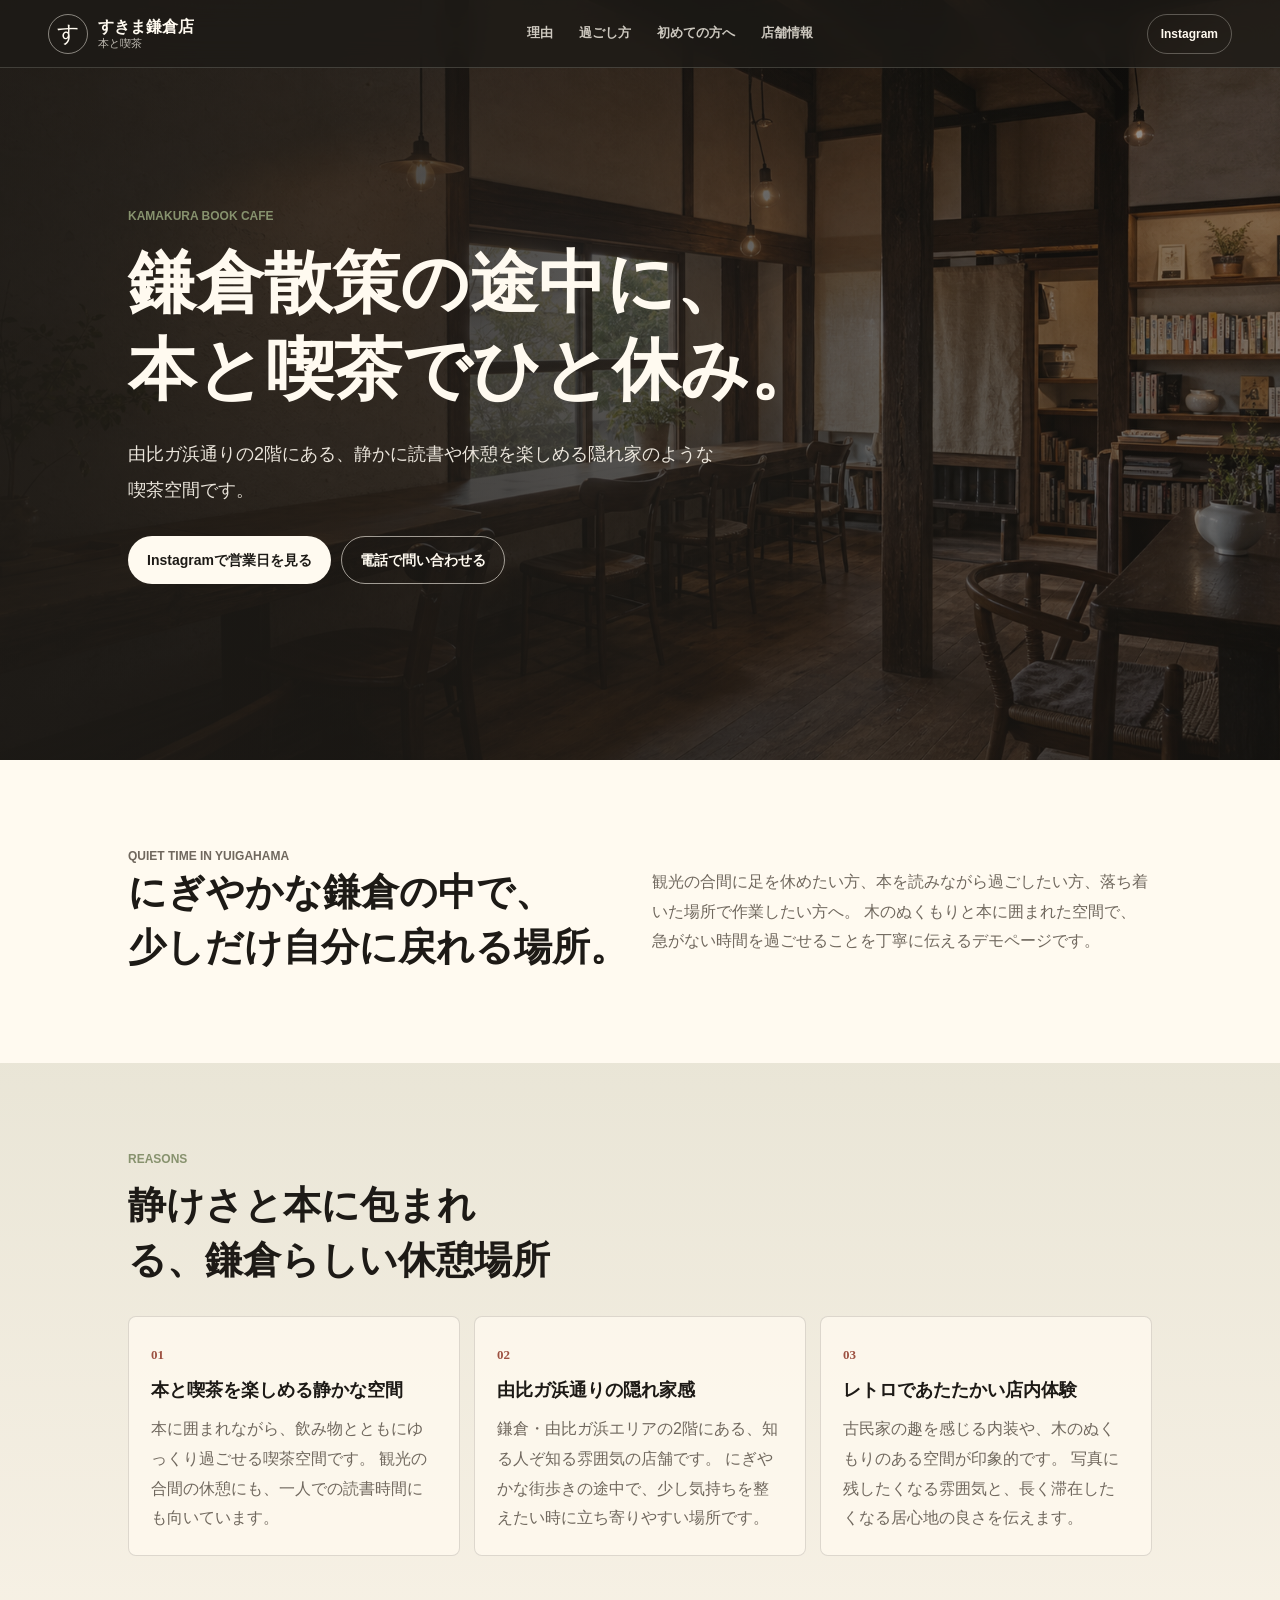
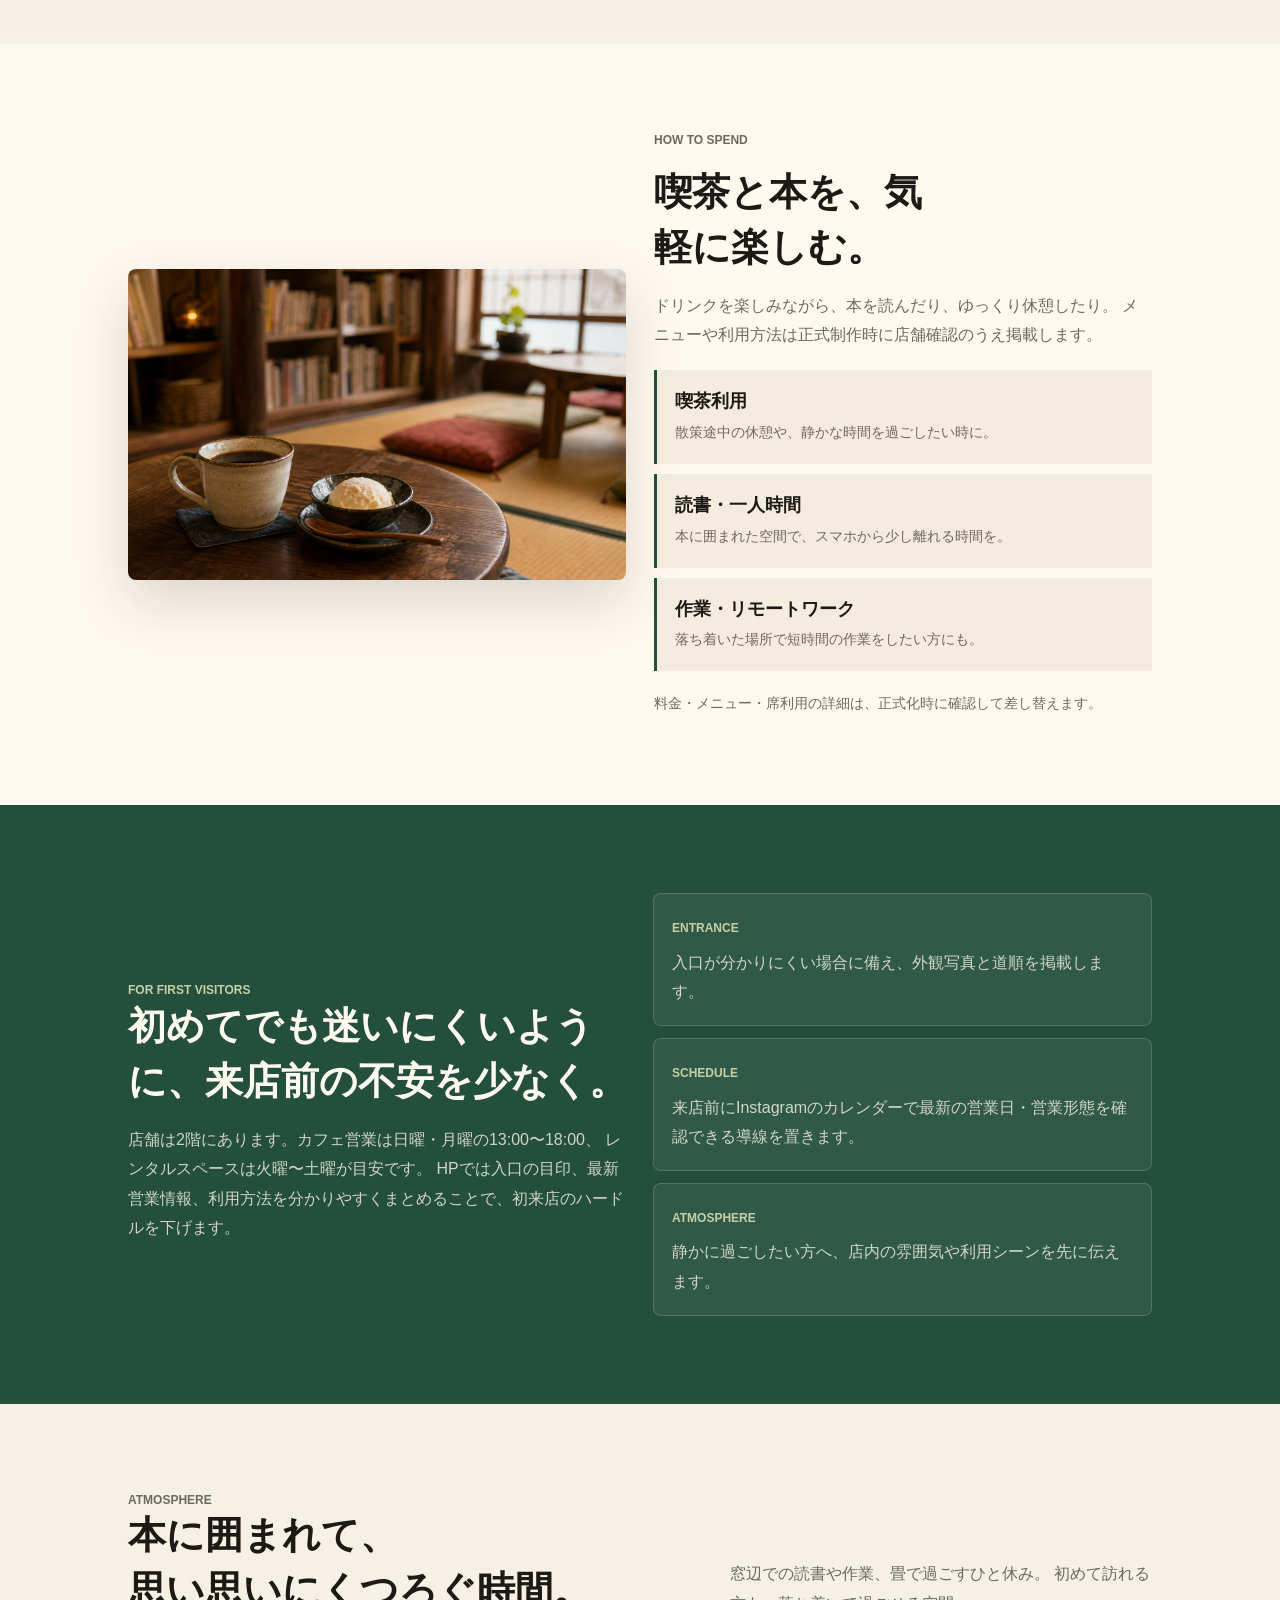
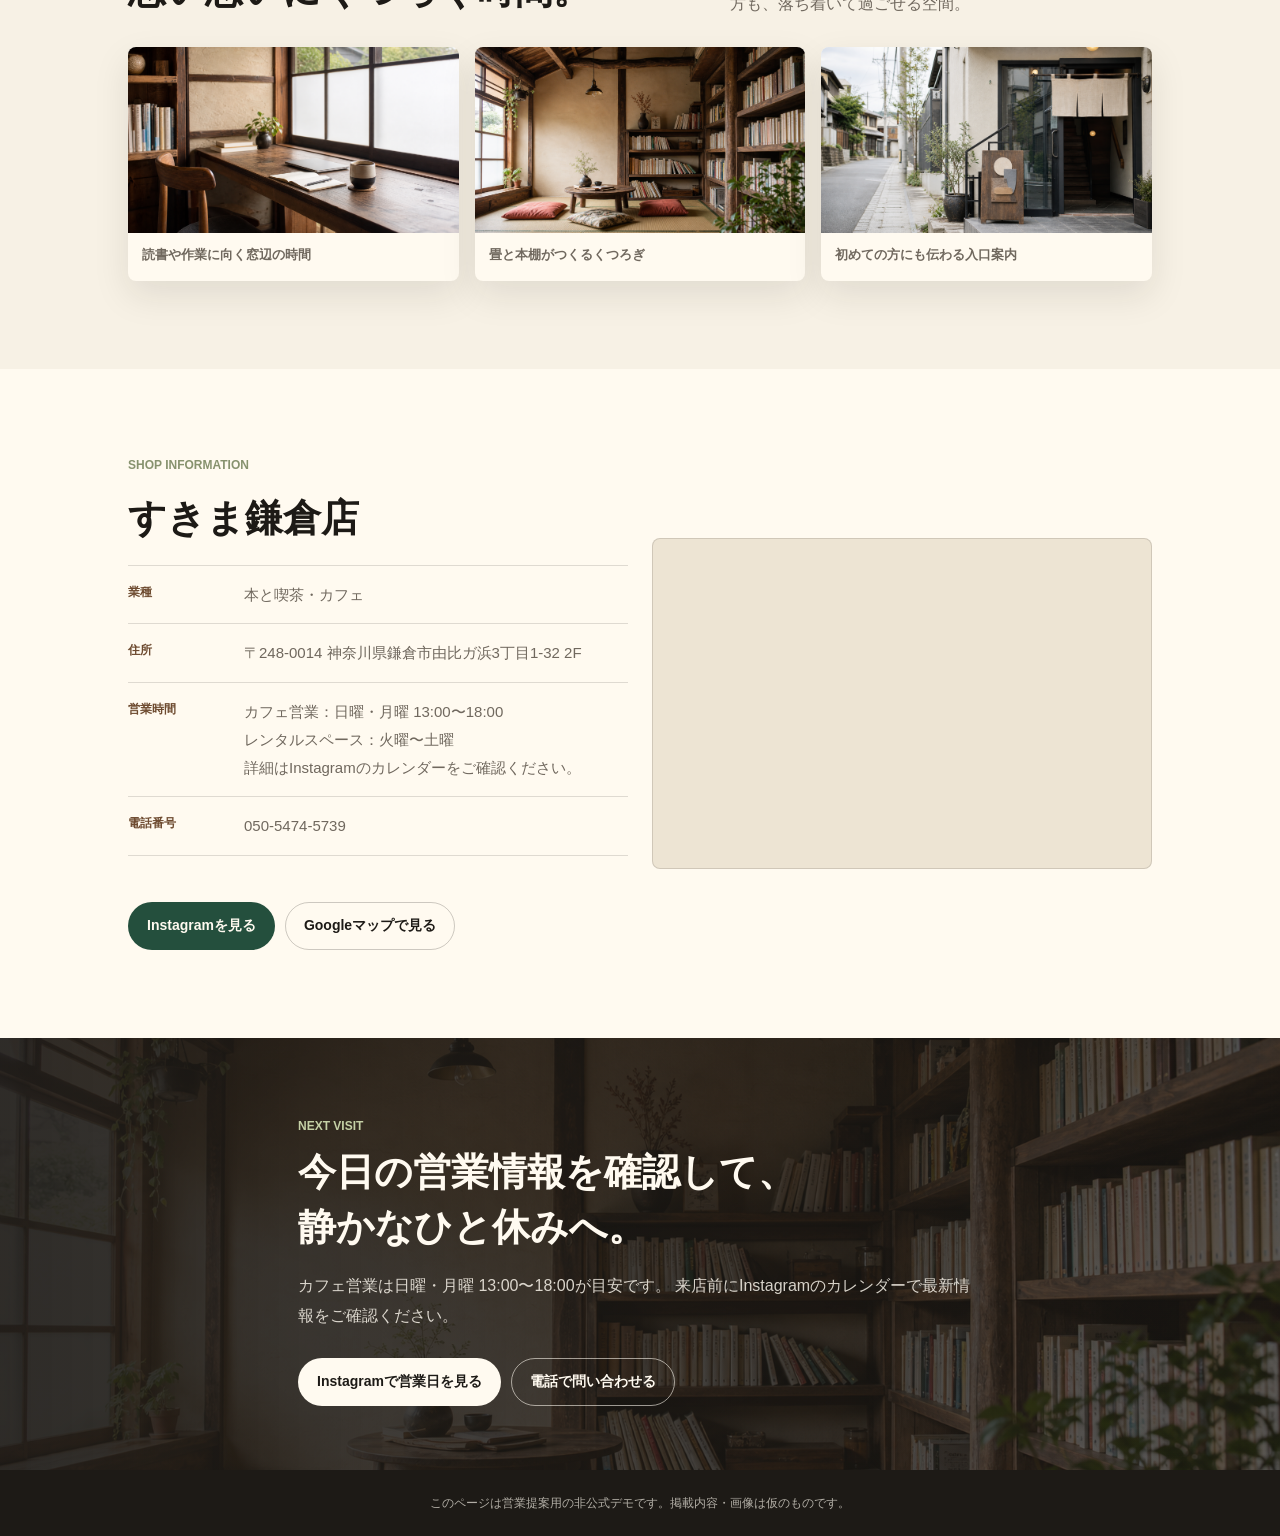
<file: sukima-kamakura/index.html>
<!doctype html>
<html lang="ja">
  <head>
    <meta charset="UTF-8" />
    <meta name="viewport" content="width=device-width, initial-scale=1.0" />
    <meta
      name="description"
      content="すきま鎌倉店のサンプルHPです。鎌倉・由比ガ浜にある本と喫茶の静かな雰囲気を、仮画像と仮コピーで表現しています。"
    />
    <meta name="robots" content="noindex, nofollow" />
    <meta property="og:title" content="すきま鎌倉店｜サンプルHP" />
    <meta
      property="og:description"
      content="鎌倉散策の途中に、本と喫茶でひと休み。営業提案用の非公式デモページです。"
    />
    <meta property="og:type" content="website" />
    <meta property="og:image" content="./assets/hero-book-cafe-interior.png" />
    <meta property="og:locale" content="ja_JP" />
    <title>すきま鎌倉店｜サンプルHP</title>
    <link rel="stylesheet" href="./styles.css" />
  </head>
  <body>
    <header class="site-header">
      <a class="brand" href="#top" aria-label="すきま鎌倉店 トップへ">
        <span class="brand__mark">す</span>
        <span class="brand__text">
          <span>すきま鎌倉店</span>
          <small>本と喫茶</small>
        </span>
      </a>
      <nav class="site-nav" aria-label="ページ内ナビゲーション">
        <a href="#reasons">理由</a>
        <a href="#menu">過ごし方</a>
        <a href="#guide">初めての方へ</a>
        <a href="#access">店舗情報</a>
      </nav>
      <a class="header-action" href="https://www.instagram.com/sukima.cafe/" target="_blank" rel="noopener noreferrer">
        Instagram
      </a>
    </header>

    <main id="top">
      <section class="hero" aria-labelledby="hero-title">
        <div class="hero__image">
          <img
            src="./assets/hero-book-cafe-interior.png"
            alt="木の内装と本棚がある静かなブックカフェの仮イメージ"
            width="1672"
            height="941"
            loading="eager"
            decoding="async"
          />
        </div>
        <div class="hero__shade" aria-hidden="true"></div>
        <div class="hero__content">
          <p class="eyebrow">Kamakura book cafe</p>
          <h1 id="hero-title">鎌倉散策の途中に、<br />本と喫茶でひと休み。</h1>
          <p class="hero__lead">
            由比ガ浜通りの2階にある、静かに読書や休憩を楽しめる隠れ家のような喫茶空間です。
          </p>
          <div class="hero__actions" aria-label="主な行動">
            <a class="button button--light" href="https://www.instagram.com/sukima.cafe/" target="_blank" rel="noopener noreferrer">
              Instagramで営業日を見る
            </a>
            <a class="button button--outline" href="tel:05054745739">電話で問い合わせる</a>
          </div>
        </div>
      </section>

      <section class="intro section-pad">
        <div class="container intro__grid">
          <div>
            <p class="eyebrow">Quiet time in Yuigahama</p>
            <h2>にぎやかな鎌倉の中で、<br />少しだけ自分に戻れる場所。</h2>
          </div>
          <p>
            観光の合間に足を休めたい方、本を読みながら過ごしたい方、落ち着いた場所で作業したい方へ。
            木のぬくもりと本に囲まれた空間で、急がない時間を過ごせることを丁寧に伝えるデモページです。
          </p>
        </div>
      </section>

      <section class="reasons section-pad" id="reasons" aria-labelledby="reasons-title">
        <div class="container">
          <div class="section-heading">
            <p class="eyebrow">Reasons</p>
            <h2 id="reasons-title">静けさと本に包まれる、鎌倉らしい休憩場所</h2>
          </div>
          <div class="reason-list">
            <article class="reason-card">
              <span>01</span>
              <h3>本と喫茶を楽しめる静かな空間</h3>
              <p>
                本に囲まれながら、飲み物とともにゆっくり過ごせる喫茶空間です。
                観光の合間の休憩にも、一人での読書時間にも向いています。
              </p>
            </article>
            <article class="reason-card">
              <span>02</span>
              <h3>由比ガ浜通りの隠れ家感</h3>
              <p>
                鎌倉・由比ガ浜エリアの2階にある、知る人ぞ知る雰囲気の店舗です。
                にぎやかな街歩きの途中で、少し気持ちを整えたい時に立ち寄りやすい場所です。
              </p>
            </article>
            <article class="reason-card">
              <span>03</span>
              <h3>レトロであたたかい店内体験</h3>
              <p>
                古民家の趣を感じる内装や、木のぬくもりのある空間が印象的です。
                写真に残したくなる雰囲気と、長く滞在したくなる居心地の良さを伝えます。
              </p>
            </article>
          </div>
        </div>
      </section>

      <section class="menu section-pad" id="menu" aria-labelledby="menu-title">
        <div class="container menu__grid">
          <div class="menu__image">
            <img
              src="./assets/cafe-drink-dessert.png"
              alt="コーヒーと小さな甘味を置いた喫茶時間の仮イメージ"
              width="1672"
              height="941"
              loading="lazy"
              decoding="async"
            />
          </div>
          <div class="menu__body">
            <p class="eyebrow">How to spend</p>
            <h2 id="menu-title">喫茶と本を、気軽に楽しむ。</h2>
            <p>
              ドリンクを楽しみながら、本を読んだり、ゆっくり休憩したり。
              メニューや利用方法は正式制作時に店舗確認のうえ掲載します。
            </p>
            <div class="service-list" aria-label="利用シーン">
              <article>
                <h3>喫茶利用</h3>
                <p>散策途中の休憩や、静かな時間を過ごしたい時に。</p>
              </article>
              <article>
                <h3>読書・一人時間</h3>
                <p>本に囲まれた空間で、スマホから少し離れる時間を。</p>
              </article>
              <article>
                <h3>作業・リモートワーク</h3>
                <p>落ち着いた場所で短時間の作業をしたい方にも。</p>
              </article>
            </div>
            <p class="note">料金・メニュー・席利用の詳細は、正式化時に確認して差し替えます。</p>
          </div>
        </div>
      </section>

      <section class="guide section-pad" id="guide" aria-labelledby="guide-title">
        <div class="container guide__grid">
          <div>
            <p class="eyebrow">For first visitors</p>
            <h2 id="guide-title">初めてでも迷いにくいように、来店前の不安を少なく。</h2>
            <p>
              店舗は2階にあります。カフェ営業は日曜・月曜の13:00〜18:00、
              レンタルスペースは火曜〜土曜が目安です。
              HPでは入口の目印、最新営業情報、利用方法を分かりやすくまとめることで、初来店のハードルを下げます。
            </p>
          </div>
          <div class="guide-points">
            <div>
              <span>Entrance</span>
              <p>入口が分かりにくい場合に備え、外観写真と道順を掲載します。</p>
            </div>
            <div>
              <span>Schedule</span>
              <p>来店前にInstagramのカレンダーで最新の営業日・営業形態を確認できる導線を置きます。</p>
            </div>
            <div>
              <span>Atmosphere</span>
              <p>静かに過ごしたい方へ、店内の雰囲気や利用シーンを先に伝えます。</p>
            </div>
          </div>
        </div>
      </section>

      <section class="gallery section-pad" aria-labelledby="gallery-title">
        <div class="container">
          <div class="section-heading section-heading--split">
            <div>
              <p class="eyebrow">Atmosphere</p>
              <h2 id="gallery-title">本に囲まれて、<br />思い思いにくつろぐ時間。</h2>
            </div>
            <p>
              窓辺での読書や作業、畳で過ごすひと休み。
              初めて訪れる方も、落ち着いて過ごせる空間。
            </p>
          </div>
          <div class="gallery-grid">
            <figure>
              <img
                src="./assets/reading-work-counter.png"
                alt="窓辺のカウンターで読書や作業ができる雰囲気の仮イメージ"
                width="1672"
                height="941"
                loading="lazy"
                decoding="async"
              />
              <figcaption>読書や作業に向く窓辺の時間</figcaption>
            </figure>
            <figure>
              <img
                src="./assets/tatami-reading-nook.png"
                alt="畳と本棚のあるくつろぎ空間の仮イメージ"
                width="1672"
                height="941"
                loading="lazy"
                decoding="async"
              />
              <figcaption>畳と本棚がつくるくつろぎ</figcaption>
            </figure>
            <figure>
              <img
                src="./assets/discreet-second-floor-entrance.png"
                alt="2階の隠れ家カフェへ向かう入口の仮イメージ"
                width="1672"
                height="941"
                loading="lazy"
                decoding="async"
              />
              <figcaption>初めての方にも伝わる入口案内</figcaption>
            </figure>
          </div>
        </div>
      </section>

      <section class="access section-pad" id="access" aria-labelledby="access-title">
        <div class="container access__grid">
          <div class="access__info">
            <p class="eyebrow">Shop information</p>
            <h2 id="access-title">すきま鎌倉店</h2>
            <dl>
              <div>
                <dt>業種</dt>
                <dd>本と喫茶・カフェ</dd>
              </div>
              <div>
                <dt>住所</dt>
                <dd>〒248-0014 神奈川県鎌倉市由比ガ浜3丁目1-32 2F</dd>
              </div>
              <div>
                <dt>営業時間</dt>
                <dd>
                  カフェ営業：日曜・月曜 13:00〜18:00<br />
                  レンタルスペース：火曜〜土曜<br />
                  詳細はInstagramのカレンダーをご確認ください。
                </dd>
              </div>
              <div>
                <dt>電話番号</dt>
                <dd><a href="tel:05054745739">050-5474-5739</a></dd>
              </div>
            </dl>
            <div class="access__actions">
              <a class="button button--dark" href="https://www.instagram.com/sukima.cafe/" target="_blank" rel="noopener noreferrer">
                Instagramを見る
              </a>
              <a
                class="button button--ghost"
                href="https://www.google.com/maps/search/?api=1&query=%E3%81%99%E3%81%8D%E3%81%BE%E9%8E%8C%E5%80%89%E5%BA%97%20%E7%A5%9E%E5%A5%88%E5%B7%9D%E7%9C%8C%E9%8E%8C%E5%80%89%E5%B8%82%E7%94%B1%E6%AF%94%E3%82%AC%E6%B5%9C3%E4%B8%81%E7%9B%AE1-32"
                target="_blank"
                rel="noopener noreferrer"
              >
                Googleマップで見る
              </a>
            </div>
          </div>
          <div class="map" aria-label="Googleマップ">
            <iframe
              title="すきま鎌倉店周辺のGoogleマップ"
              src="https://www.google.com/maps?q=%E3%81%99%E3%81%8D%E3%81%BE%E9%8E%8C%E5%80%89%E5%BA%97%20%E7%A5%9E%E5%A5%88%E5%B7%9D%E7%9C%8C%E9%8E%8C%E5%80%89%E5%B8%82%E7%94%B1%E6%AF%94%E3%82%AC%E6%B5%9C3%E4%B8%81%E7%9B%AE1-32&output=embed"
              loading="lazy"
              referrerpolicy="no-referrer-when-downgrade"
            ></iframe>
          </div>
        </div>
      </section>

      <section class="final-cta" aria-labelledby="final-cta-title">
        <div class="container final-cta__inner">
          <p class="eyebrow">Next visit</p>
          <h2 id="final-cta-title">今日の営業情報を確認して、<br />静かなひと休みへ。</h2>
          <p>
            カフェ営業は日曜・月曜 13:00〜18:00が目安です。
            来店前にInstagramのカレンダーで最新情報をご確認ください。
          </p>
          <div class="hero__actions">
            <a class="button button--light" href="https://www.instagram.com/sukima.cafe/" target="_blank" rel="noopener noreferrer">
              Instagramで営業日を見る
            </a>
            <a class="button button--outline" href="tel:05054745739">電話で問い合わせる</a>
          </div>
        </div>
      </section>
    </main>

    <footer class="site-footer">
      <p>このページは営業提案用の非公式デモです。掲載内容・画像は仮のものです。</p>
    </footer>
  </body>
</html>
</file>
<file: sukima-kamakura/styles.css>
@charset "UTF-8";

:root {
  --ink: #1d1a16;
  --paper: #f7f1e5;
  --cream: #fffaf0;
  --mist: #ede4d3;
  --wood: #6d4a2f;
  --coffee: #35271e;
  --green: #244f3d;
  --sage: #87926e;
  --clay: #9d5141;
  --muted: #70685e;
  --line: rgba(29, 26, 22, 0.14);
  --white: #ffffff;
  --shadow: 0 22px 56px rgba(29, 26, 22, 0.16);
  --max: 1120px;
  --gutter: 20px;
  --radius: 8px;
  --font-sans: "Helvetica Neue", "Hiragino Kaku Gothic ProN", "Yu Gothic", "YuGothic", sans-serif;
  --font-serif: "Yu Mincho", "Hiragino Mincho ProN", "Hiragino Mincho Pro", serif;
}

*,
*::before,
*::after {
  box-sizing: border-box;
}

html {
  scroll-behavior: smooth;
}

body {
  margin: 0;
  background: var(--paper);
  color: var(--ink);
  font-family: var(--font-sans);
  font-size: 16px;
  line-height: 1.85;
  letter-spacing: 0;
  -webkit-font-smoothing: antialiased;
}

img {
  display: block;
  max-width: 100%;
}

a {
  color: inherit;
  text-decoration: none;
}

p,
h1,
h2,
h3,
figure,
dl,
dd {
  margin: 0;
}

.site-header {
  position: fixed;
  z-index: 20;
  top: 0;
  right: 0;
  left: 0;
  display: grid;
  grid-template-columns: 1fr auto;
  align-items: center;
  gap: 14px;
  min-height: 68px;
  padding: 10px var(--gutter);
  color: var(--cream);
  background: rgba(29, 26, 22, 0.78);
  border-bottom: 1px solid rgba(255, 250, 240, 0.16);
  backdrop-filter: blur(14px);
}

.brand {
  display: inline-flex;
  align-items: center;
  gap: 10px;
  min-width: 0;
}

.brand__mark {
  display: inline-grid;
  width: 40px;
  height: 40px;
  place-items: center;
  flex: 0 0 auto;
  border: 1px solid rgba(255, 250, 240, 0.48);
  border-radius: 50%;
  color: var(--cream);
  font-family: var(--font-serif);
  font-size: 22px;
  line-height: 1;
}

.brand__text {
  display: grid;
  gap: 1px;
  min-width: 0;
  line-height: 1.2;
}

.brand__text span {
  overflow: hidden;
  font-weight: 800;
  text-overflow: ellipsis;
  white-space: nowrap;
}

.brand__text small {
  color: rgba(255, 250, 240, 0.72);
  font-size: 11px;
}

.site-nav {
  display: none;
}

.header-action {
  display: inline-flex;
  min-height: 40px;
  align-items: center;
  justify-content: center;
  padding: 9px 13px;
  border: 1px solid rgba(255, 250, 240, 0.28);
  border-radius: 999px;
  color: var(--cream);
  font-size: 12px;
  font-weight: 800;
  line-height: 1;
}

.hero {
  position: relative;
  display: grid;
  min-height: 720px;
  overflow: hidden;
  color: var(--cream);
  background: var(--coffee);
}

.hero__image,
.hero__image img,
.hero__shade {
  position: absolute;
  inset: 0;
  width: 100%;
  height: 100%;
}

.hero__image img {
  object-fit: cover;
  object-position: 60% center;
  filter: saturate(0.94) contrast(1.02);
}

.hero__shade {
  background:
    linear-gradient(180deg, rgba(29, 26, 22, 0.3), rgba(29, 26, 22, 0.62)),
    linear-gradient(90deg, rgba(29, 26, 22, 0.86), rgba(29, 26, 22, 0.48) 56%, rgba(29, 26, 22, 0.12));
}

.hero__content {
  position: relative;
  z-index: 1;
  display: flex;
  width: min(100%, var(--max));
  flex-direction: column;
  justify-content: center;
  margin: 0 auto;
  padding: 108px var(--gutter) 66px;
}

.eyebrow {
  color: var(--sage);
  font-size: 12px;
  font-weight: 900;
  letter-spacing: 0;
  line-height: 1.4;
  text-transform: uppercase;
}

.hero h1 {
  max-width: 720px;
  margin-top: 16px;
  font-family: var(--font-serif);
  font-size: 42px;
  font-weight: 700;
  line-height: 1.28;
  text-wrap: balance;
}

.hero__lead {
  max-width: 600px;
  margin-top: 22px;
  color: rgba(255, 250, 240, 0.9);
  font-size: 16px;
  line-height: 2;
}

.hero__actions,
.access__actions {
  display: flex;
  flex-wrap: wrap;
  gap: 10px;
  margin-top: 28px;
}

.button {
  display: inline-flex;
  min-height: 48px;
  align-items: center;
  justify-content: center;
  padding: 12px 18px;
  border: 1px solid transparent;
  border-radius: 999px;
  font-size: 14px;
  font-weight: 900;
  line-height: 1.25;
  transition:
    background-color 160ms ease,
    border-color 160ms ease,
    color 160ms ease,
    transform 160ms ease;
}

.button:hover {
  transform: translateY(-1px);
}

.button--light {
  background: var(--cream);
  color: var(--ink);
}

.button--outline {
  border-color: rgba(255, 250, 240, 0.58);
  color: var(--cream);
}

.button--dark {
  background: var(--green);
  color: var(--cream);
}

.button--ghost {
  border-color: rgba(29, 26, 22, 0.22);
  color: var(--ink);
}

.container {
  width: min(100%, var(--max));
  margin: 0 auto;
  padding: 0 var(--gutter);
}

.section-pad {
  padding: 64px 0;
}

.intro {
  background: var(--cream);
}

.intro__grid {
  display: grid;
  gap: 24px;
}

h2 {
  font-family: var(--font-serif);
  font-size: 30px;
  font-weight: 700;
  line-height: 1.45;
  text-wrap: balance;
}

h3 {
  font-size: 18px;
  line-height: 1.55;
}

.intro p,
.menu__body > p,
.guide p,
.gallery .section-heading p,
.access dd,
.final-cta p {
  color: var(--muted);
}

.section-heading {
  display: grid;
  gap: 10px;
  max-width: 760px;
  margin-bottom: 28px;
}

.section-heading--split {
  max-width: none;
}

.section-heading--split > p {
  max-width: 560px;
}

.reasons {
  background:
    linear-gradient(180deg, rgba(135, 146, 110, 0.12), rgba(255, 250, 240, 0)),
    var(--paper);
}

.reason-list {
  display: grid;
  gap: 14px;
}

.reason-card {
  padding: 22px;
  border: 1px solid var(--line);
  border-radius: var(--radius);
  background: rgba(255, 250, 240, 0.76);
}

.reason-card span {
  color: var(--clay);
  font-family: Georgia, "Times New Roman", serif;
  font-size: 13px;
  font-weight: 800;
}

.reason-card h3 {
  margin-top: 8px;
}

.reason-card p {
  margin-top: 10px;
  color: var(--muted);
}

.menu {
  background: var(--cream);
}

.menu__grid {
  display: grid;
  gap: 28px;
}

.menu__image {
  overflow: hidden;
  aspect-ratio: 16 / 10;
  border-radius: var(--radius);
  box-shadow: var(--shadow);
}

.menu__image img {
  width: 100%;
  height: 100%;
  object-fit: cover;
}

.gallery-grid img {
  width: 100%;
  height: auto;
  object-fit: cover;
}

.menu__body {
  display: grid;
  align-content: center;
  gap: 16px;
}

.service-list {
  display: grid;
  gap: 10px;
  margin-top: 4px;
}

.service-list article {
  padding: 18px;
  border-left: 3px solid var(--green);
  background: rgba(237, 228, 211, 0.58);
}

.service-list p,
.note {
  margin-top: 4px;
  color: var(--muted);
  font-size: 14px;
}

.guide {
  background: var(--green);
  color: var(--cream);
}

.guide .eyebrow {
  color: #c5d0a6;
}

.guide__grid {
  display: grid;
  gap: 26px;
}

.guide h2 {
  color: var(--cream);
}

.guide p {
  margin-top: 16px;
  color: rgba(255, 250, 240, 0.78);
}

.guide-points {
  display: grid;
  gap: 12px;
}

.guide-points div {
  padding: 18px;
  border: 1px solid rgba(255, 250, 240, 0.16);
  border-radius: var(--radius);
  background: rgba(255, 250, 240, 0.06);
}

.guide-points span {
  color: #c5d0a6;
  font-size: 12px;
  font-weight: 900;
  text-transform: uppercase;
}

.guide-points p {
  margin-top: 6px;
}

.gallery {
  background: var(--paper);
}

.gallery-grid {
  display: grid;
  gap: 16px;
}

.gallery-grid figure {
  overflow: hidden;
  border-radius: var(--radius);
  background: var(--cream);
  box-shadow: 0 14px 36px rgba(29, 26, 22, 0.1);
}

.gallery-grid figcaption {
  min-height: 48px;
  padding: 12px 14px 14px;
  color: var(--muted);
  font-size: 13px;
  font-weight: 700;
  line-height: 1.5;
}

.access {
  background: var(--cream);
}

.access__grid {
  display: grid;
  gap: 24px;
}

.access__info {
  display: grid;
  gap: 18px;
}

.access dl {
  display: grid;
  gap: 0;
  border-top: 1px solid var(--line);
}

.access dl div {
  display: grid;
  gap: 6px;
  padding: 15px 0;
  border-bottom: 1px solid var(--line);
}

.access dt {
  color: var(--wood);
  font-size: 12px;
  font-weight: 900;
}

.access dd {
  font-size: 15px;
}

.map {
  min-height: 320px;
  overflow: hidden;
  border: 1px solid var(--line);
  border-radius: var(--radius);
  background: var(--mist);
}

.map iframe {
  width: 100%;
  height: 100%;
  min-height: 320px;
  border: 0;
}

.final-cta {
  padding: 64px 0;
  color: var(--cream);
  background:
    linear-gradient(90deg, rgba(29, 26, 22, 0.92), rgba(29, 26, 22, 0.68)),
    url("./assets/tatami-reading-nook.png") center / cover;
}

.final-cta__inner {
  max-width: 780px;
  margin: 0 auto;
}

.final-cta .eyebrow {
  color: #c5d0a6;
}

.final-cta h2 {
  margin-top: 10px;
}

.final-cta p {
  margin-top: 16px;
  color: rgba(255, 250, 240, 0.82);
}

.site-footer {
  padding: 22px var(--gutter);
  color: rgba(255, 250, 240, 0.66);
  background: var(--ink);
  font-size: 12px;
  text-align: center;
}

@media (min-width: 720px) {
  :root {
    --gutter: 32px;
  }

  .site-header {
    grid-template-columns: auto 1fr auto;
  }

  .site-nav {
    display: flex;
    justify-content: center;
    gap: 26px;
    color: rgba(255, 250, 240, 0.78);
    font-size: 13px;
    font-weight: 800;
  }

  .site-nav a,
  .header-action {
    transition: color 160ms ease, border-color 160ms ease;
  }

  .site-nav a:hover,
  .header-action:hover {
    color: #c5d0a6;
  }

  .hero {
    min-height: 760px;
  }

  .hero h1 {
    font-size: 58px;
  }

  .hero__lead {
    font-size: 18px;
  }

  .section-pad {
    padding: 88px 0;
  }

  .intro__grid,
  .menu__grid,
  .guide__grid,
  .access__grid {
    grid-template-columns: minmax(0, 1fr) minmax(0, 1fr);
    align-items: center;
  }

  .section-heading--split {
    grid-template-columns: minmax(0, 1.05fr) minmax(300px, 0.75fr);
    align-items: end;
  }

  .reason-list {
    grid-template-columns: repeat(3, minmax(0, 1fr));
  }

  .gallery-grid {
    grid-template-columns: repeat(3, minmax(0, 1fr));
  }

  .access dl div {
    grid-template-columns: 100px minmax(0, 1fr);
    gap: 16px;
  }
}

@media (min-width: 1040px) {
  :root {
    --gutter: 48px;
  }

  .hero__content {
    padding-top: 120px;
    padding-bottom: 88px;
  }

  .hero h1 {
    font-size: 68px;
  }

  h2 {
    font-size: 38px;
  }
}

@media (max-width: 430px) {
  .site-header {
    min-height: 64px;
  }

  .brand__mark {
    width: 36px;
    height: 36px;
    font-size: 20px;
  }

  .brand__text span {
    max-width: 145px;
    font-size: 14px;
  }

  .header-action {
    min-height: 36px;
    padding: 8px 10px;
    font-size: 11px;
  }

  .hero {
    min-height: 650px;
  }

  .hero__image img {
    object-position: 64% center;
  }

  .hero__shade {
    background:
      linear-gradient(180deg, rgba(29, 26, 22, 0.14), rgba(29, 26, 22, 0.78)),
      linear-gradient(90deg, rgba(29, 26, 22, 0.84), rgba(29, 26, 22, 0.36));
  }

  .hero__content {
    justify-content: end;
    padding-top: 88px;
    padding-bottom: 44px;
  }

  .hero h1 {
    font-size: 35px;
  }

  h2 {
    font-size: 27px;
  }

  .button {
    width: 100%;
  }
}
</file>
